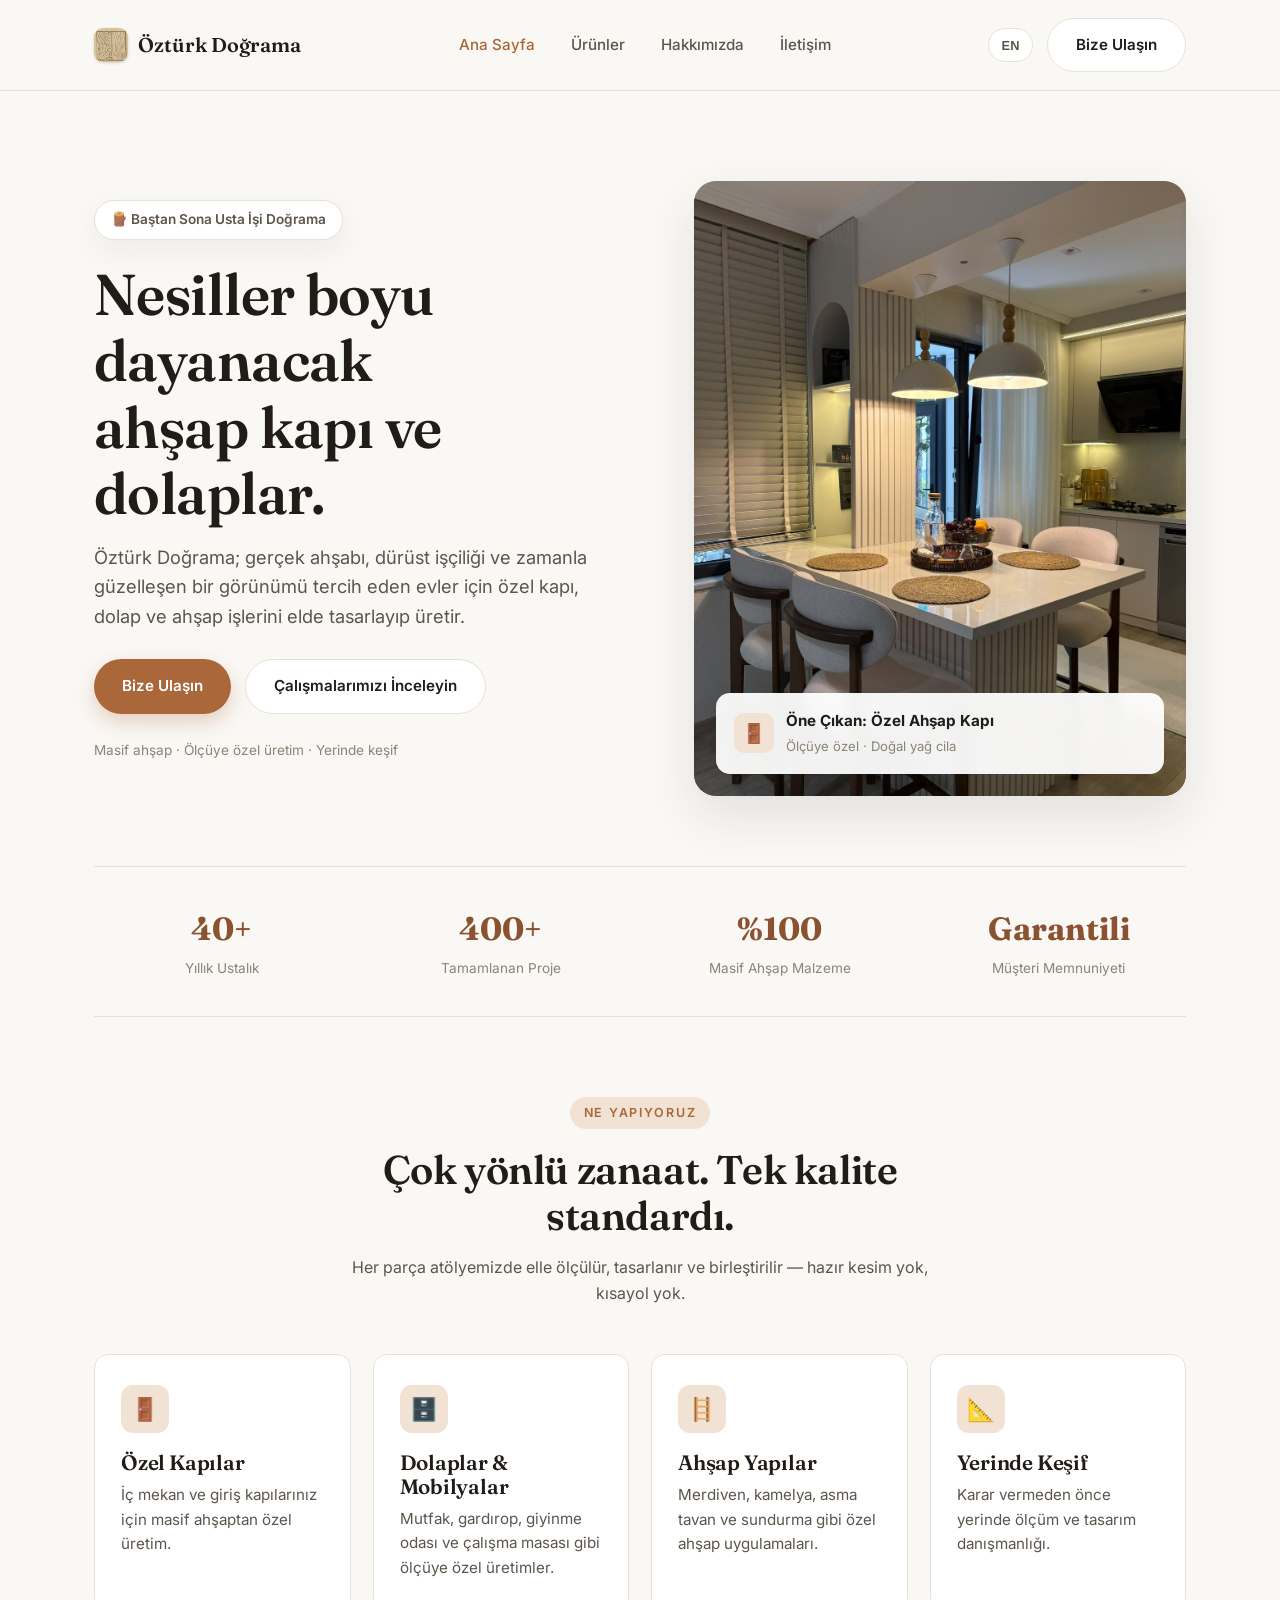
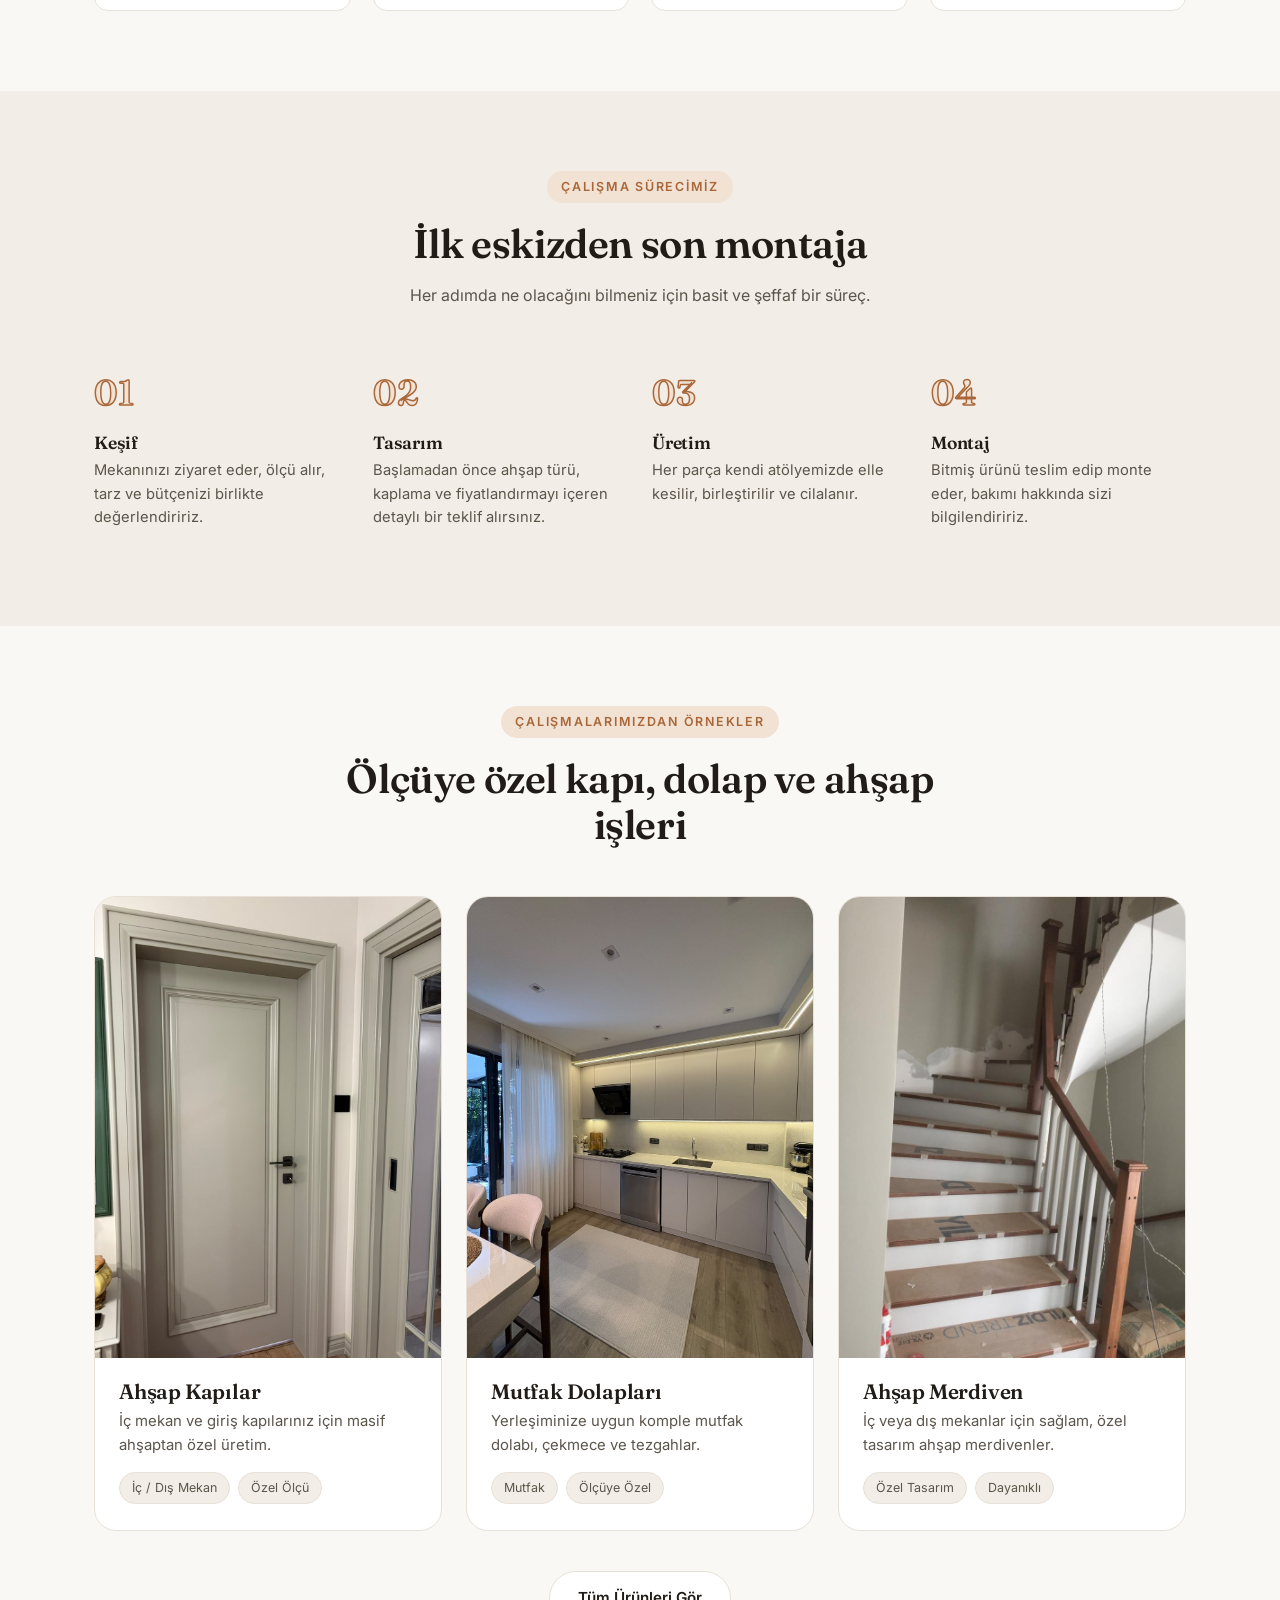
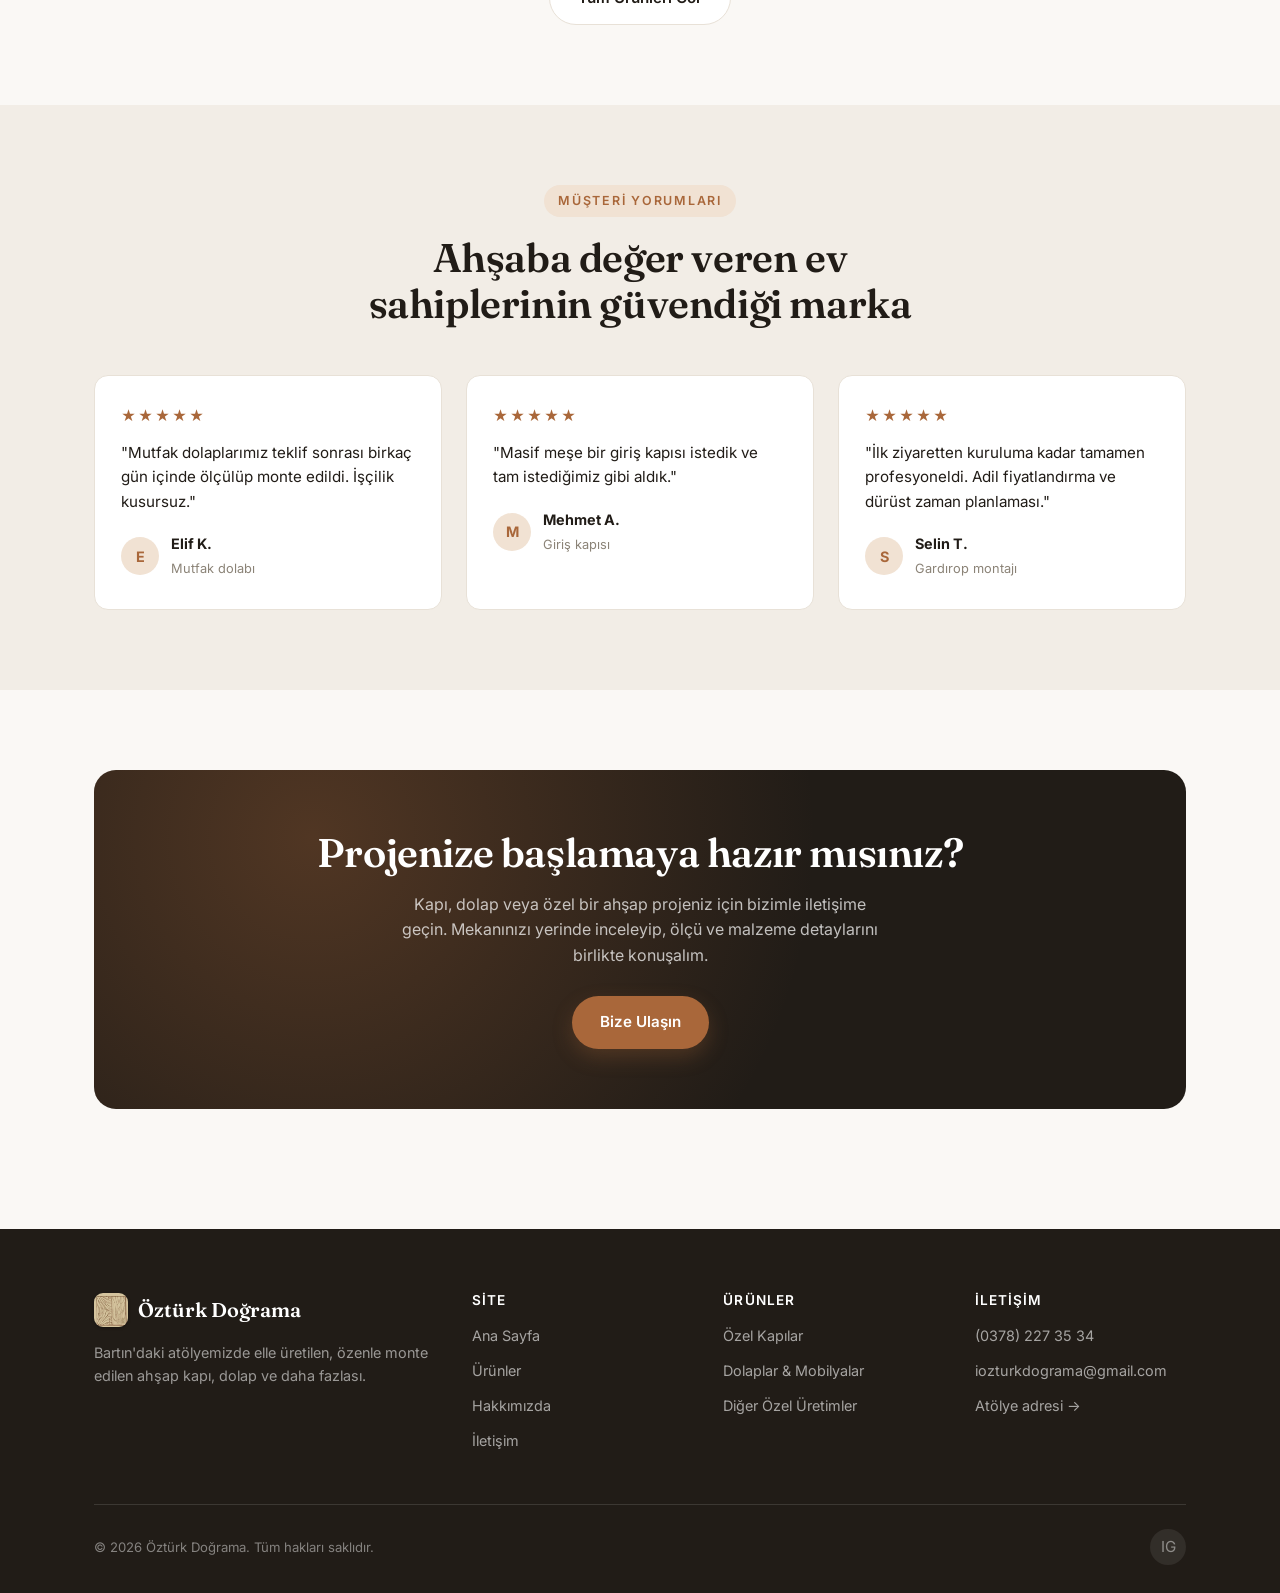
<file: index.html>
<!DOCTYPE html>
<html lang="tr">
<head>
<meta charset="UTF-8">
<meta name="viewport" content="width=device-width, initial-scale=1.0">
<title id="page-title">Öztürk Doğrama | El Yapımı Ahşap Kapı, Dolap ve Daha Fazlası</title>
<meta id="page-desc" name="description" content="Öztürk Doğrama, Bartın merkezli atölyesinde özel ahşap kapı, dolap ve daha fazlasını tasarlar ve üretir. Geleneksel ustalık, modern kaplamalar, nesiller boyu dayanan ürünler.">
<link rel="preconnect" href="https://fonts.googleapis.com">
<link href="https://fonts.googleapis.com/css2?family=Fraunces:wght@500;600;700&family=Inter:wght@400;500;600;700&display=swap" rel="stylesheet">
<link rel="stylesheet" href="style.css">
<link rel="icon" type="image/png" href="favicon.png">
<link rel="apple-touch-icon" href="favicon-180.png">
</head>
<body data-page="home">

<header class="site-header">
  <nav class="nav">
    <a href="index.html" class="logo">
      <img src="logo-icon.png" alt="Öztürk Doğrama" class="logo-mark">
      Öztürk Doğrama
    </a>
    <div class="nav-links">
      <a href="index.html" class="active" data-i18n="common.nav.home">Ana Sayfa</a>
      <a href="products.html" data-i18n="common.nav.products">Ürünler</a>
      <a href="about.html" data-i18n="common.nav.about">Hakkımızda</a>
      <a href="contact.html" data-i18n="common.nav.contact">İletişim</a>
    </div>
    <div class="nav-actions">
      <button id="lang-toggle" class="lang-toggle" aria-label="Switch language">EN</button>
      <a href="contact.html" class="btn btn-secondary" data-i18n="common.nav.cta">Bize Ulaşın</a>
      <button class="nav-toggle" aria-label="Menu">
        <span></span><span></span><span></span>
      </button>
    </div>
  </nav>
</header>

<main>

  <!-- HERO -->
  <section class="hero">
    <div class="container hero-grid">
      <div>
        <div class="hero-badge" data-i18n="home.hero.badge">🪵 Baştan Sona Usta İşi Doğrama</div>
        <h1 data-i18n-html="home.hero.h1">Nesiller boyu dayanacak ahşap&nbsp;kapı ve dolaplar.</h1>
        <p class="lead" data-i18n="home.hero.lead">Öztürk Doğrama; gerçek ahşabı, dürüst işçiliği ve zamanla güzelleşen bir görünümü tercih eden evler için özel kapı ve dolapları elde tasarlayıp üretir.</p>
        <div class="hero-ctas">
          <a href="contact.html" class="btn btn-primary" data-i18n="home.hero.cta1">Bize Ulaşın</a>
          <a href="products.html" class="btn btn-secondary" data-i18n="home.hero.cta2">Çalışmalarımızı İnceleyin</a>
        </div>
        <p class="hero-meta" data-i18n="home.hero.meta2">Masif ahşap · Ölçüye özel üretim · Yerinde keşif</p>
      </div>
      <div class="hero-visual">
        <img src="products/hero-kitchen.jpg" alt="Öztürk Doğrama - tamamlanan proje" class="hero-photo">
        <div class="tag-card">
          <div class="icon">🚪</div>
          <div>
            <strong data-i18n="home.hero.tagTitle">Öne Çıkan: Özel Ahşap Kapı</strong>
            <span data-i18n="home.hero.tagSub">Ölçüye özel · Doğal yağ cila</span>
          </div>
        </div>
      </div>
    </div>
  </section>

  <!-- STATS STRIP -->
  <div class="container">
    <div class="stats-strip">
      <div class="stat"><strong>40+</strong><span data-i18n="home.stats.label1">Yıllık Ustalık</span></div>
      <div class="stat"><strong>400+</strong><span data-i18n="home.stats.label2">Tamamlanan Proje</span></div>
      <div class="stat"><strong data-i18n="home.stats.value3">%100</strong><span data-i18n="home.stats.label3">Masif Ahşap Malzeme</span></div>
      <div class="stat"><strong data-i18n="home.stats.value4">Garantili</strong><span data-i18n="home.stats.label4">Müşteri Memnuniyeti</span></div>
    </div>
  </div>

  <!-- FEATURES -->
  <section>
    <div class="container">
      <div class="section-head">
        <div class="eyebrow" data-i18n="home.features.eyebrow">Ne Yapıyoruz</div>
        <h2 data-i18n="home.features.h2">Çok yönlü zanaat. Tek kalite standardı.</h2>
        <p data-i18n="home.features.p">Her parça atölyemizde elle ölçülür, tasarlanır ve birleştirilir — hazır kesim yok, kısayol yok.</p>
      </div>
      <div class="grid-4">
        <div class="card">
          <div class="icon">🚪</div>
          <h3 data-i18n="home.features.card1.title">Özel Kapılar</h3>
          <p data-i18n="home.features.card1.desc">İç mekan ve giriş kapılarınız için masif ahşaptan özel üretim.</p>
        </div>
        <div class="card">
          <div class="icon">🗄️</div>
          <h3 data-i18n="home.features.card2.title">Dolaplar & Mobilyalar</h3>
          <p data-i18n="home.features.card2.desc">Mutfak, gardırop, giyinme odası ve çalışma masası gibi ölçüye özel üretimler.</p>
        </div>
        <div class="card">
          <div class="icon">🪜</div>
          <h3 data-i18n="home.features.card3.title">Ahşap Yapılar</h3>
          <p data-i18n="home.features.card3.desc">Merdiven, kamelya, asma tavan ve sundurma gibi özel ahşap uygulamaları.</p>
        </div>
        <div class="card">
          <div class="icon">📐</div>
          <h3 data-i18n="home.features.card4.title">Yerinde Keşif</h3>
          <p data-i18n="home.features.card4.desc">Karar vermeden önce yerinde ölçüm ve tasarım danışmanlığı.</p>
        </div>
      </div>
    </div>
  </section>

  <!-- PROCESS -->
  <section class="section-alt">
    <div class="container">
      <div class="section-head">
        <div class="eyebrow" data-i18n="home.process.eyebrow">Çalışma Sürecimiz</div>
        <h2 data-i18n="home.process.h2">İlk eskizden son montaja</h2>
        <p data-i18n="home.process.p">Her adımda ne olacağını bilmeniz için basit ve şeffaf bir süreç.</p>
      </div>
      <div class="steps">
        <div class="step">
          <div class="num">01</div>
          <h3 data-i18n="home.process.step1.title">Keşif</h3>
          <p data-i18n="home.process.step1.desc">Mekanınızı ziyaret eder, ölçü alır, tarz ve bütçenizi birlikte değerlendiririz.</p>
        </div>
        <div class="step">
          <div class="num">02</div>
          <h3 data-i18n="home.process.step2.title">Tasarım</h3>
          <p data-i18n="home.process.step2.desc">Başlamadan önce ahşap türü, kaplama ve fiyatlandırmayı içeren detaylı bir teklif alırsınız.</p>
        </div>
        <div class="step">
          <div class="num">03</div>
          <h3 data-i18n="home.process.step3.title">Üretim</h3>
          <p data-i18n="home.process.step3.desc">Her parça kendi atölyemizde elle kesilir, birleştirilir ve cilalanır.</p>
        </div>
        <div class="step">
          <div class="num">04</div>
          <h3 data-i18n="home.process.step4.title">Montaj</h3>
          <p data-i18n="home.process.step4.desc">Bitmiş ürünü teslim edip monte eder, bakımı hakkında sizi bilgilendiririz.</p>
        </div>
      </div>
    </div>
  </section>

  <!-- FEATURED PRODUCTS -->
  <section>
    <div class="container">
      <div class="section-head">
        <div class="eyebrow" data-i18n="home.productsSection.eyebrow">Çalışmalarımızdan Örnekler</div>
        <h2 data-i18n="home.productsSection.h2">Ölçüye özel kapı, dolap ve ahşap işleri</h2>
      </div>
      <div class="grid-3">
        <div class="product-card">
          <img src="products/door-featured.jpg" alt="Ahşap Kapılar" class="product-photo-portrait">
          <div class="body">
            <h3 data-i18n="home.productsSection.card1.title">Ahşap Kapılar</h3>
            <p data-i18n="home.productsSection.card1.desc">İç mekan ve giriş kapılarınız için masif ahşaptan özel üretim.</p>
            <div class="tag-list"><span data-i18n="home.productsSection.card1.tag1">İç / Dış Mekan</span><span data-i18n="home.productsSection.card1.tag2">Özel Ölçü</span></div>
          </div>
        </div>
        <div class="product-card">
          <img src="products/kitchen-modern.jpg" alt="Mutfak Dolapları" class="product-photo-portrait">
          <div class="body">
            <h3 data-i18n="home.productsSection.card2.title">Mutfak Dolapları</h3>
            <p data-i18n="home.productsSection.card2.desc">Yerleşiminize uygun komple mutfak dolabı, çekmece ve tezgahlar.</p>
            <div class="tag-list"><span data-i18n="home.productsSection.card2.tag1">Mutfak</span><span data-i18n="home.productsSection.card2.tag2">Ölçüye Özel</span></div>
          </div>
        </div>
        <div class="product-card">
          <img src="products/staircase.jpg" alt="Ahşap Merdiven" class="product-photo-portrait">
          <div class="body">
            <h3 data-i18n="home.productsSection.card3.title">Ahşap Merdiven</h3>
            <p data-i18n="home.productsSection.card3.desc">İç veya dış mekanlar için sağlam, özel tasarım ahşap merdivenler.</p>
            <div class="tag-list"><span data-i18n="home.productsSection.card3.tag1">Özel Tasarım</span><span data-i18n="home.productsSection.card3.tag2">Dayanıklı</span></div>
          </div>
        </div>
      </div>
      <div style="text-align:center; margin-top:40px;">
        <a href="products.html" class="btn btn-secondary" data-i18n="home.productsSection.seeAll">Tüm Ürünleri Gör</a>
      </div>
    </div>
  </section>

  <!-- TESTIMONIALS -->
  <section class="section-alt">
    <div class="container">
      <div class="section-head">
        <div class="eyebrow" data-i18n="home.testimonials.eyebrow">Müşteri Yorumları</div>
        <h2 data-i18n="home.testimonials.h2">Ahşaba değer veren ev sahiplerinin güvendiği marka</h2>
      </div>
      <div class="grid-3">
        <div class="testimonial">
          <div class="stars">★★★★★</div>
          <p data-i18n="home.testimonials.t1.text">"Mutfak dolaplarımız teklif sonrası birkaç gün içinde ölçülüp monte edildi. İşçilik kusursuz."</p>
          <div class="who">
            <div class="avatar">E</div>
            <div><strong data-i18n="home.testimonials.t1.name">Elif K.</strong><span data-i18n="home.testimonials.t1.role">Mutfak dolabı</span></div>
          </div>
        </div>
        <div class="testimonial">
          <div class="stars">★★★★★</div>
          <p data-i18n="home.testimonials.t2.text">"Masif meşe bir giriş kapısı istedik ve tam istediğimiz gibi aldık — ağır, sıcak ve sağlam işçilikli."</p>
          <div class="who">
            <div class="avatar">M</div>
            <div><strong data-i18n="home.testimonials.t2.name">Mehmet A.</strong><span data-i18n="home.testimonials.t2.role">Giriş kapısı</span></div>
          </div>
        </div>
        <div class="testimonial">
          <div class="stars">★★★★★</div>
          <p data-i18n="home.testimonials.t3.text">"İlk ziyaretten kuruluma kadar tamamen profesyoneldi. Adil fiyatlandırma ve dürüst zaman planlaması."</p>
          <div class="who">
            <div class="avatar">S</div>
            <div><strong data-i18n="home.testimonials.t3.name">Selin T.</strong><span data-i18n="home.testimonials.t3.role">Gardırop montajı</span></div>
          </div>
        </div>
      </div>
    </div>
  </section>

  <!-- CTA -->
  <section>
    <div class="container">
      <div class="cta-banner">
        <h2 data-i18n="home.cta.h2">Projenize başlamaya hazır mısınız?</h2>
        <p data-i18n="home.cta.p">Kapı, dolap veya özel bir ahşap projeniz için bizimle iletişime geçin. Mekanınızı yerinde inceleyip, ölçü ve malzeme detaylarını birlikte konuşalım.</p>
        <div class="hero-ctas">
          <a href="contact.html" class="btn btn-primary" data-i18n="home.cta.button">Bize Ulaşın</a>
        </div>
      </div>
    </div>
  </section>

</main>

<footer class="site-footer">
  <div class="container">
    <div class="footer-grid">
      <div>
        <a href="index.html" class="logo"><img src="logo-icon.png" alt="Öztürk Doğrama" class="logo-mark"> Öztürk Doğrama</a>
        <p data-i18n="common.footer.tagline">Bartın'daki atölyemizde elle üretilen, özenle monte edilen ahşap kapı, dolap ve daha fazlası.</p>
      </div>
      <div class="footer-col">
        <h4 data-i18n="common.footer.siteHeading">Site</h4>
        <a href="index.html" data-i18n="common.nav.home">Ana Sayfa</a>
        <a href="products.html" data-i18n="common.nav.products">Ürünler</a>
        <a href="about.html" data-i18n="common.nav.about">Hakkımızda</a>
        <a href="contact.html" data-i18n="common.nav.contact">İletişim</a>
      </div>
      <div class="footer-col">
        <h4 data-i18n="common.footer.productsHeading">Ürünler</h4>
        <a href="products.html" data-i18n="common.footer.doors">Özel Kapılar</a>
        <a href="products.html" data-i18n="common.footer.cupboards">Dolaplar & Mobilyalar</a>
        <a href="products.html" data-i18n="common.footer.restoration">Diğer Özel Üretimler</a>
      </div>
      <div class="footer-col">
        <h4 data-i18n="common.footer.contactHeading">İletişim</h4>
        <a href="tel:+903782273534">(0378) 227 35 34</a>
        <a href="mailto:iozturkdograma@gmail.com">iozturkdograma@gmail.com</a>
        <a href="contact.html" data-i18n="common.footer.addressLink">Atölye adresi →</a>
      </div>
    </div>
    <div class="footer-bottom">
      <span data-i18n="common.footer.rights">© 2026 Öztürk Doğrama. Tüm hakları saklıdır.</span>
      <div class="social-row">
        <a href="https://instagram.com/iozturkdograma" target="_blank" rel="noopener" aria-label="Instagram">IG</a>
      </div>
    </div>
  </div>
</footer>

<script src="translations.js"></script>
<script src="script.js"></script>
</body>
</html>
</file>
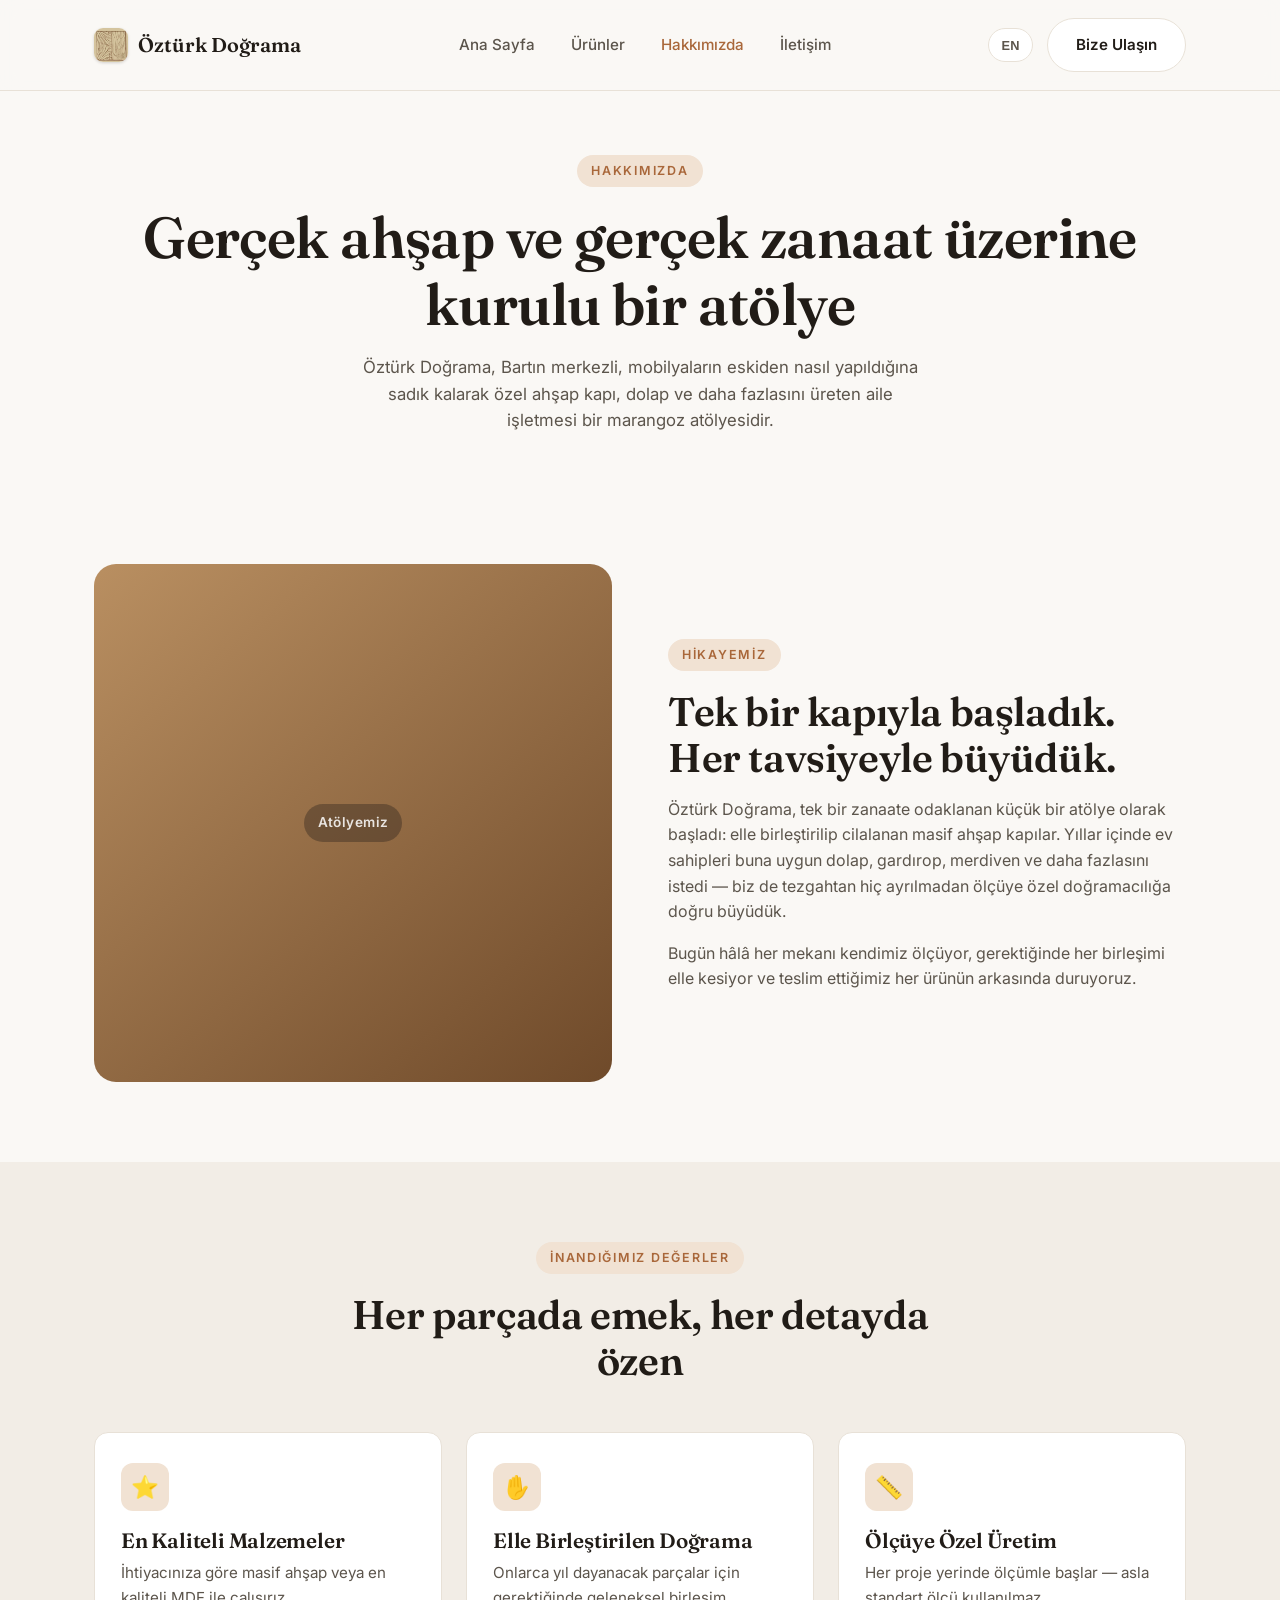
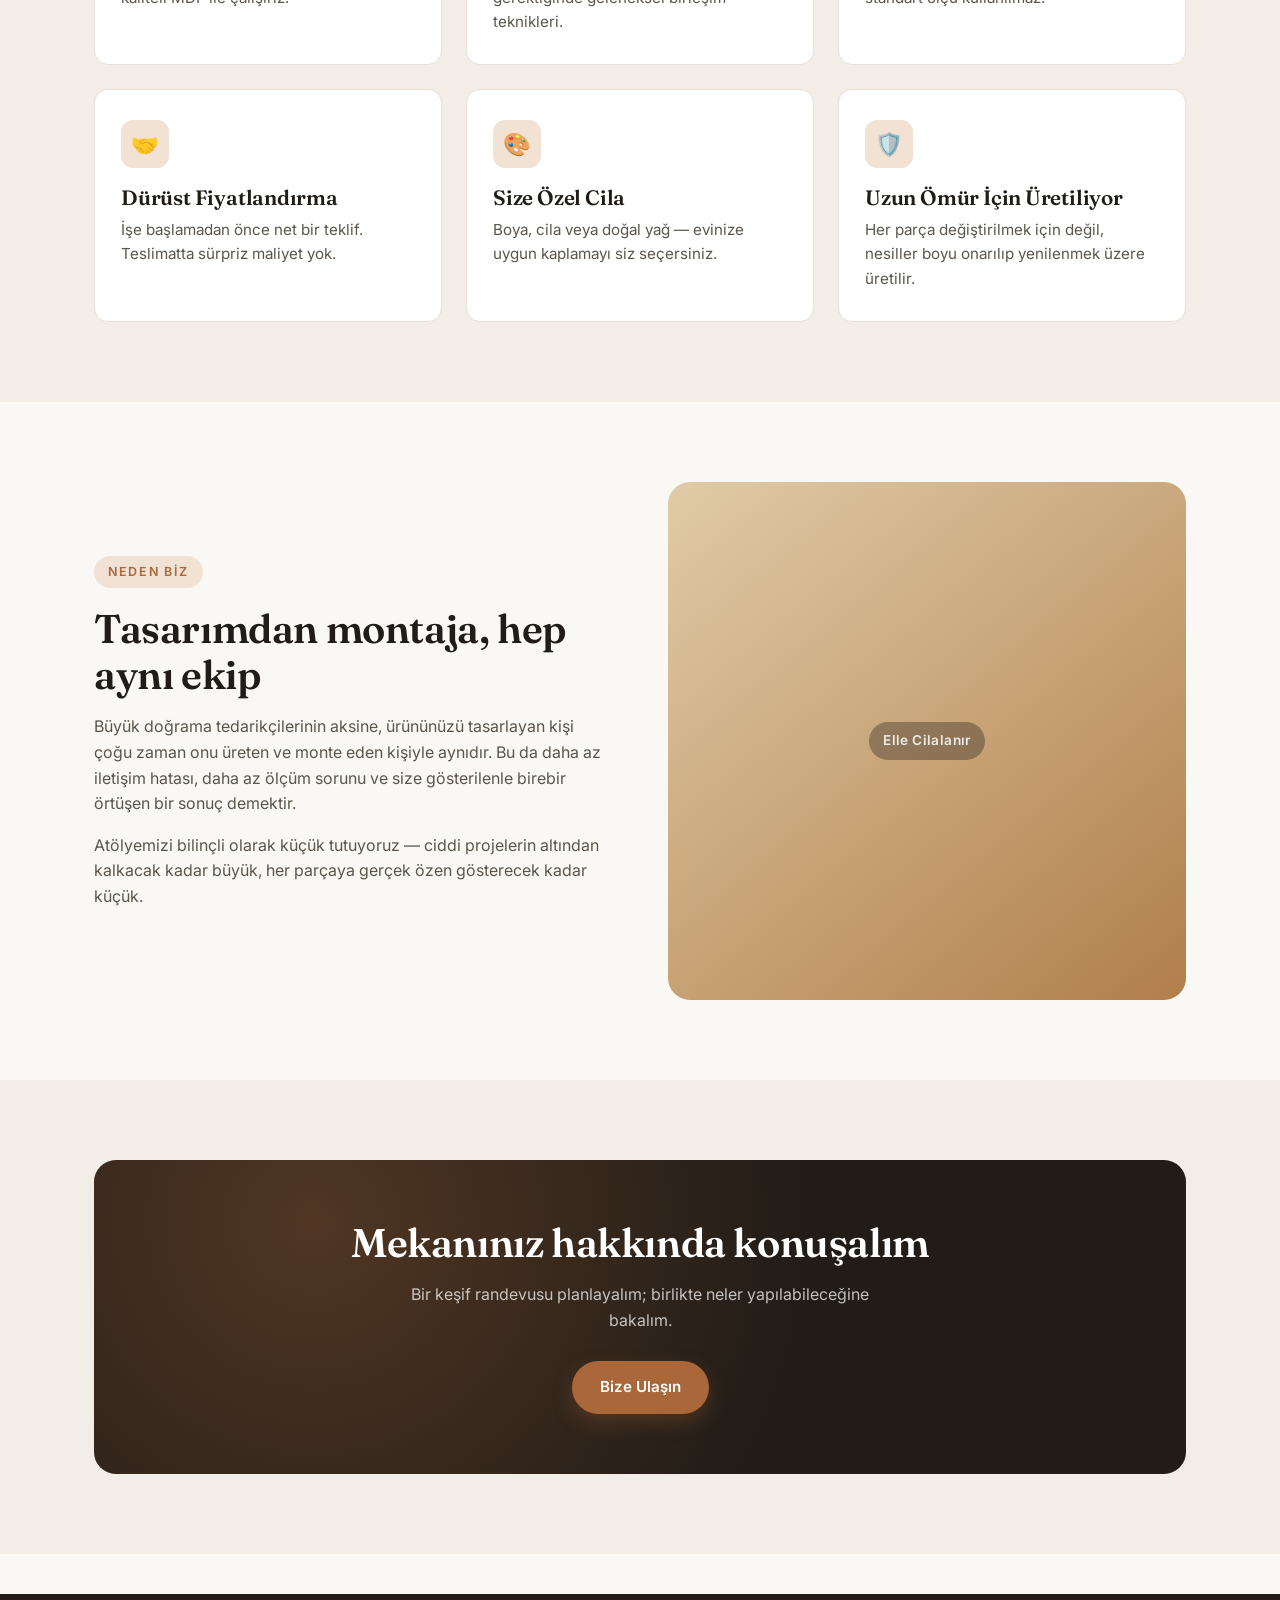
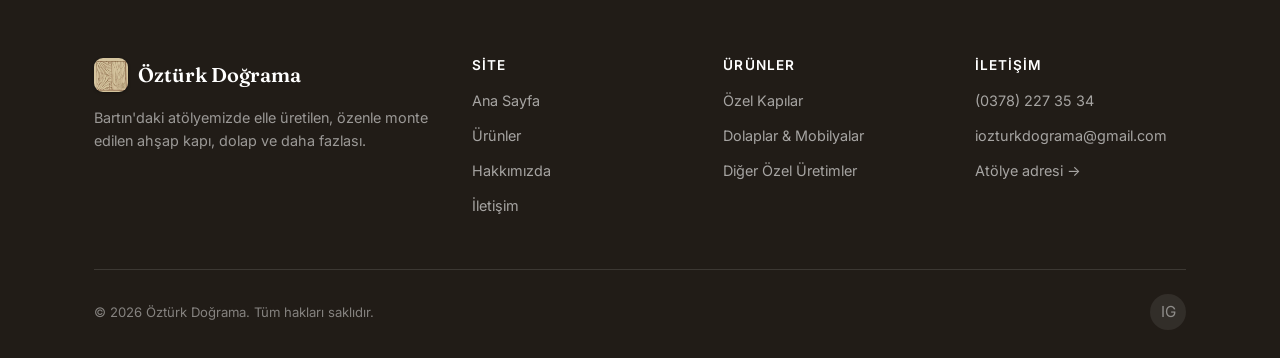
<file: about.html>
<!DOCTYPE html>
<html lang="tr">
<head>
<meta charset="UTF-8">
<meta name="viewport" content="width=device-width, initial-scale=1.0">
<title id="page-title">Hakkımızda | Öztürk Doğrama</title>
<meta id="page-desc" name="description" content="Öztürk Doğrama, Bartın'da özel ahşap kapı, dolap ve daha fazlasının üretimini yapan aile işletmesi bir marangoz atölyesidir. Geleneksel doğrama ve modern kaplamalarla tanışın.">
<link rel="preconnect" href="https://fonts.googleapis.com">
<link href="https://fonts.googleapis.com/css2?family=Fraunces:wght@500;600;700&family=Inter:wght@400;500;600;700&display=swap" rel="stylesheet">
<link rel="stylesheet" href="style.css">
<link rel="icon" type="image/png" href="favicon.png">
<link rel="apple-touch-icon" href="favicon-180.png">
</head>
<body data-page="about">

<header class="site-header">
  <nav class="nav">
    <a href="index.html" class="logo">
      <img src="logo-icon.png" alt="Öztürk Doğrama" class="logo-mark">
      Öztürk Doğrama
    </a>
    <div class="nav-links">
      <a href="index.html" data-i18n="common.nav.home">Ana Sayfa</a>
      <a href="products.html" data-i18n="common.nav.products">Ürünler</a>
      <a href="about.html" class="active" data-i18n="common.nav.about">Hakkımızda</a>
      <a href="contact.html" data-i18n="common.nav.contact">İletişim</a>
    </div>
    <div class="nav-actions">
      <button id="lang-toggle" class="lang-toggle" aria-label="Switch language">EN</button>
      <a href="contact.html" class="btn btn-secondary" data-i18n="common.nav.cta">Bize Ulaşın</a>
      <button class="nav-toggle" aria-label="Menu">
        <span></span><span></span><span></span>
      </button>
    </div>
  </nav>
</header>

<main>

  <section class="page-hero">
    <div class="container">
      <div class="eyebrow" data-i18n="about.hero.eyebrow">Hakkımızda</div>
      <h1 data-i18n="about.hero.h1">Gerçek ahşap ve gerçek zanaat üzerine kurulu bir atölye</h1>
      <p data-i18n="about.hero.p">Öztürk Doğrama, Bartın merkezli, mobilyaların eskiden nasıl yapıldığına sadık kalarak özel ahşap kapı, dolap ve daha fazlasını üreten aile işletmesi bir marangoz atölyesidir.</p>
    </div>
  </section>

  <!-- STORY -->
  <section>
    <div class="container">
      <div class="value-row">
        <div class="ph-image ph-2" style="aspect-ratio:1/1;"><span data-i18n="about.workshopLabel">Atölyemiz</span></div>
        <div>
          <div class="eyebrow" data-i18n="about.story.eyebrow">Hikayemiz</div>
          <h2 data-i18n="about.story.h2">Tek bir kapıyla başladık. Her tavsiyeyle büyüdük.</h2>
          <p data-i18n="about.story.p1">Öztürk Doğrama, tek bir zanaate odaklanan küçük bir atölye olarak başladı: elle birleştirilip cilalanan masif ahşap kapılar. Yıllar içinde ev sahipleri buna uygun dolap, gardırop, merdiven ve daha fazlasını istedi — biz de tezgahtan hiç ayrılmadan ölçüye özel doğramacılığa doğru büyüdük.</p>
          <p data-i18n="about.story.p2">Bugün hâlâ her mekanı kendimiz ölçüyor, gerektiğinde her birleşimi elle kesiyor ve teslim ettiğimiz her ürünün arkasında duruyoruz.</p>
        </div>
      </div>
    </div>
  </section>

  <!-- VALUES -->
  <section class="section-alt">
    <div class="container">
      <div class="section-head">
        <div class="eyebrow" data-i18n="about.values.eyebrow">İnandığımız Değerler</div>
        <h2 data-i18n="about.values.h2">Her parçada emek, her detayda özen</h2>
      </div>
      <div class="grid-3">
        <div class="card">
          <div class="icon">⭐</div>
          <h3 data-i18n="about.values.v1.title">En Kaliteli Malzemeler</h3>
          <p data-i18n="about.values.v1.desc">İhtiyacınıza göre masif ahşap veya en kaliteli MDF ile çalışırız.</p>
        </div>
        <div class="card">
          <div class="icon">✋</div>
          <h3 data-i18n="about.values.v2.title">Elle Birleştirilen Doğrama</h3>
          <p data-i18n="about.values.v2.desc">Onlarca yıl dayanacak parçalar için gerektiğinde geleneksel birleşim teknikleri.</p>
        </div>
        <div class="card">
          <div class="icon">📏</div>
          <h3 data-i18n="about.values.v3.title">Ölçüye Özel Üretim</h3>
          <p data-i18n="about.values.v3.desc">Her proje yerinde ölçümle başlar — asla standart ölçü kullanılmaz.</p>
        </div>
        <div class="card">
          <div class="icon">🤝</div>
          <h3 data-i18n="about.values.v4.title">Dürüst Fiyatlandırma</h3>
          <p data-i18n="about.values.v4.desc">İşe başlamadan önce net bir teklif. Teslimatta sürpriz maliyet yok.</p>
        </div>
        <div class="card">
          <div class="icon">🎨</div>
          <h3 data-i18n="about.values.v5.title">Size Özel Cila</h3>
          <p data-i18n="about.values.v5.desc">Boya, cila veya doğal yağ — evinize uygun kaplamayı siz seçersiniz.</p>
        </div>
        <div class="card">
          <div class="icon">🛡️</div>
          <h3 data-i18n="about.values.v6.title">Uzun Ömür İçin Üretiliyor</h3>
          <p data-i18n="about.values.v6.desc">Her parça değiştirilmek için değil, nesiller boyu onarılıp yenilenmek üzere üretilir.</p>
        </div>
      </div>
    </div>
  </section>

  <!-- WHY CHOOSE / SECOND STORY BLOCK -->
  <section>
    <div class="container">
      <div class="value-row reverse">
        <div class="ph-image ph-5" style="aspect-ratio:1/1;"><span data-i18n="about.handFinishedLabel">Elle Cilalanır</span></div>
        <div>
          <div class="eyebrow" data-i18n="about.why.eyebrow">Neden Biz</div>
          <h2 data-i18n="about.why.h2">Tasarımdan montaja, hep aynı ekip</h2>
          <p data-i18n="about.why.p1">Büyük doğrama tedarikçilerinin aksine, ürününüzü tasarlayan kişi çoğu zaman onu üreten ve monte eden kişiyle aynıdır. Bu da daha az iletişim hatası, daha az ölçüm sorunu ve size gösterilenle birebir örtüşen bir sonuç demektir.</p>
          <p data-i18n="about.why.p2">Atölyemizi bilinçli olarak küçük tutuyoruz — ciddi projelerin altından kalkacak kadar büyük, her parçaya gerçek özen gösterecek kadar küçük.</p>
        </div>
      </div>
    </div>
  </section>

  <!-- CTA -->
  <section class="section-alt">
    <div class="container">
      <div class="cta-banner">
        <h2 data-i18n="about.cta.h2">Mekanınız hakkında konuşalım</h2>
        <p data-i18n="about.cta.p">Bir keşif randevusu planlayalım; birlikte neler yapılabileceğine bakalım.</p>
        <div class="hero-ctas">
          <a href="contact.html" class="btn btn-primary" data-i18n="about.cta.button">Bize Ulaşın</a>
        </div>
      </div>
    </div>
  </section>

</main>

<footer class="site-footer">
  <div class="container">
    <div class="footer-grid">
      <div>
        <a href="index.html" class="logo"><img src="logo-icon.png" alt="Öztürk Doğrama" class="logo-mark"> Öztürk Doğrama</a>
        <p data-i18n="common.footer.tagline">Bartın'daki atölyemizde elle üretilen, özenle monte edilen ahşap kapı, dolap ve daha fazlası.</p>
      </div>
      <div class="footer-col">
        <h4 data-i18n="common.footer.siteHeading">Site</h4>
        <a href="index.html" data-i18n="common.nav.home">Ana Sayfa</a>
        <a href="products.html" data-i18n="common.nav.products">Ürünler</a>
        <a href="about.html" data-i18n="common.nav.about">Hakkımızda</a>
        <a href="contact.html" data-i18n="common.nav.contact">İletişim</a>
      </div>
      <div class="footer-col">
        <h4 data-i18n="common.footer.productsHeading">Ürünler</h4>
        <a href="products.html" data-i18n="common.footer.doors">Özel Kapılar</a>
        <a href="products.html" data-i18n="common.footer.cupboards">Dolaplar & Mobilyalar</a>
        <a href="products.html" data-i18n="common.footer.restoration">Diğer Özel Üretimler</a>
      </div>
      <div class="footer-col">
        <h4 data-i18n="common.footer.contactHeading">İletişim</h4>
        <a href="tel:+903782273534">(0378) 227 35 34</a>
        <a href="mailto:iozturkdograma@gmail.com">iozturkdograma@gmail.com</a>
        <a href="contact.html" data-i18n="common.footer.addressLink">Atölye adresi →</a>
      </div>
    </div>
    <div class="footer-bottom">
      <span data-i18n="common.footer.rights">© 2026 Öztürk Doğrama. Tüm hakları saklıdır.</span>
      <div class="social-row">
        <a href="https://instagram.com/iozturkdograma" target="_blank" rel="noopener" aria-label="Instagram">IG</a>
      </div>
    </div>
  </div>
</footer>

<script src="translations.js"></script>
<script src="script.js"></script>
</body>
</html>
</file>
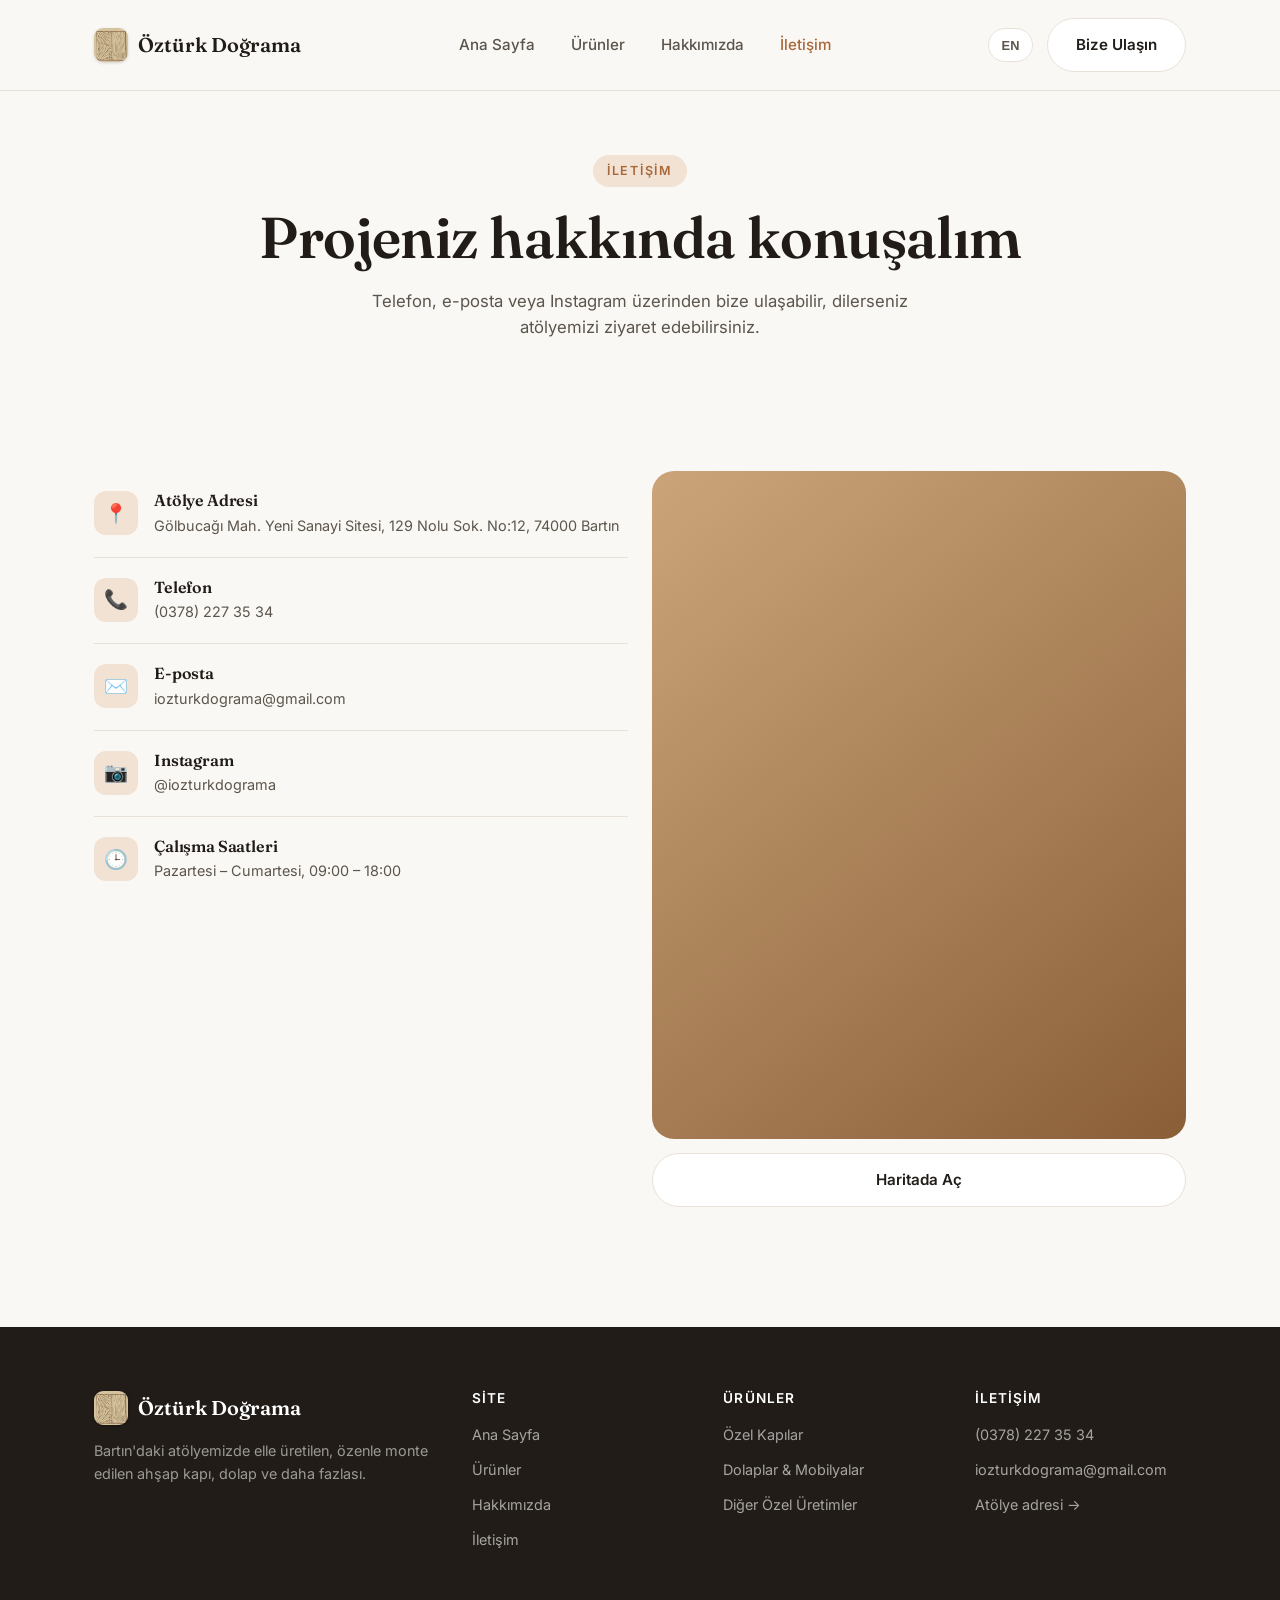
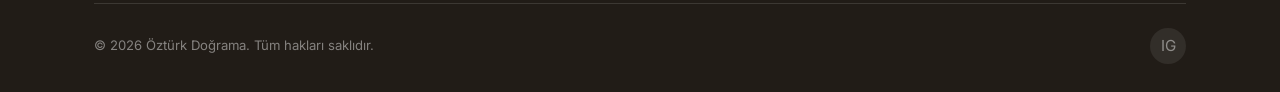
<file: contact.html>
<!DOCTYPE html>
<html lang="tr">
<head>
<meta charset="UTF-8">
<meta name="viewport" content="width=device-width, initial-scale=1.0">
<title id="page-title">İletişim | Öztürk Doğrama</title>
<meta id="page-desc" name="description" content="Bartın merkezli Öztürk Doğrama'ya özel ahşap kapı, dolap ve daha fazlası için ulaşın. Telefon, e-posta veya formla bize yazın.">
<link rel="preconnect" href="https://fonts.googleapis.com">
<link href="https://fonts.googleapis.com/css2?family=Fraunces:wght@500;600;700&family=Inter:wght@400;500;600;700&display=swap" rel="stylesheet">
<link rel="stylesheet" href="style.css">
<link rel="icon" type="image/png" href="favicon.png">
<link rel="apple-touch-icon" href="favicon-180.png">
</head>
<body data-page="contact">

<header class="site-header">
  <nav class="nav">
    <a href="index.html" class="logo">
      <img src="logo-icon.png" alt="Öztürk Doğrama" class="logo-mark">
      Öztürk Doğrama
    </a>
    <div class="nav-links">
      <a href="index.html" data-i18n="common.nav.home">Ana Sayfa</a>
      <a href="products.html" data-i18n="common.nav.products">Ürünler</a>
      <a href="about.html" data-i18n="common.nav.about">Hakkımızda</a>
      <a href="contact.html" class="active" data-i18n="common.nav.contact">İletişim</a>
    </div>
    <div class="nav-actions">
      <button id="lang-toggle" class="lang-toggle" aria-label="Switch language">EN</button>
      <a href="contact.html" class="btn btn-secondary" data-i18n="common.nav.cta">Bize Ulaşın</a>
      <button class="nav-toggle" aria-label="Menu">
        <span></span><span></span><span></span>
      </button>
    </div>
  </nav>
</header>

<main>

  <section class="page-hero">
    <div class="container">
      <div class="eyebrow" data-i18n="contact.hero.eyebrow">İletişim</div>
      <h1 data-i18n="contact.hero.h1">Projeniz hakkında konuşalım</h1>
      <p data-i18n="contact.hero.p">Telefon, e-posta veya Instagram üzerinden bize ulaşabilir, dilerseniz atölyemizi ziyaret edebilirsiniz.</p>
    </div>
  </section>

  <section>
    <div class="container">
      <div class="grid-2" style="align-items: start;">

        <!-- INFO -->
        <div>
          <div class="info-card">
            <div class="icon">📍</div>
            <div>
              <h3 data-i18n="contact.info.addressTitle">Atölye Adresi</h3>
              <p data-i18n="contact.info.addressText">Gölbucağı Mah. Yeni Sanayi Sitesi, 129 Nolu Sok. No:12, 74000 Bartın</p>
            </div>
          </div>
          <div class="info-card">
            <div class="icon">📞</div>
            <div>
              <h3 data-i18n="contact.info.phoneTitle">Telefon</h3>
              <p><a href="tel:+903782273534">(0378) 227 35 34</a></p>
            </div>
          </div>
          <div class="info-card">
            <div class="icon">✉️</div>
            <div>
              <h3 data-i18n="contact.info.emailTitle">E-posta</h3>
              <p><a href="mailto:iozturkdograma@gmail.com">iozturkdograma@gmail.com</a></p>
            </div>
          </div>
          <div class="info-card">
            <div class="icon">📷</div>
            <div>
              <h3 data-i18n="contact.info.instagramTitle">Instagram</h3>
              <p><a href="https://instagram.com/iozturkdograma" target="_blank" rel="noopener">@iozturkdograma</a></p>
            </div>
          </div>
          <div class="info-card">
            <div class="icon">🕒</div>
            <div>
              <h3 data-i18n="contact.info.hoursTitle">Çalışma Saatleri</h3>
              <p data-i18n="contact.info.hoursText">Pazartesi – Cumartesi, 09:00 – 18:00</p>
            </div>
          </div>
        </div>

        <!-- MAP -->
        <div>
          <div class="map-placeholder" style="padding:0; overflow:hidden; aspect-ratio:4/5;">
            <iframe
              title="Öztürk Doğrama - Google Haritada Konum"
              src="https://www.google.com/maps?q=G%C3%B6lbuca%C4%9F%C4%B1%20Mah.%20Yeni%20Sanayi%20Sitesi%2C%20129%20Nolu%20Sok.%20No%3A12%2C%2074000%20Bart%C4%B1n%2C%20T%C3%BCrkiye&output=embed"
              style="width:100%; height:100%; border:0;"
              loading="lazy"
              referrerpolicy="no-referrer-when-downgrade">
            </iframe>
          </div>
          <a href="https://www.google.com/maps/search/?api=1&query=G%C3%B6lbuca%C4%9F%C4%B1%20Mah.%20Yeni%20Sanayi%20Sitesi%2C%20129%20Nolu%20Sok.%20No%3A12%2C%2074000%20Bart%C4%B1n%2C%20T%C3%BCrkiye" target="_blank" rel="noopener" class="btn btn-secondary btn-block" style="margin-top:14px;" data-i18n="contact.info.mapLink">Haritada Aç</a>
        </div>

      </div>
    </div>
  </section>

</main>

<footer class="site-footer">
  <div class="container">
    <div class="footer-grid">
      <div>
        <a href="index.html" class="logo"><img src="logo-icon.png" alt="Öztürk Doğrama" class="logo-mark"> Öztürk Doğrama</a>
        <p data-i18n="common.footer.tagline">Bartın'daki atölyemizde elle üretilen, özenle monte edilen ahşap kapı, dolap ve daha fazlası.</p>
      </div>
      <div class="footer-col">
        <h4 data-i18n="common.footer.siteHeading">Site</h4>
        <a href="index.html" data-i18n="common.nav.home">Ana Sayfa</a>
        <a href="products.html" data-i18n="common.nav.products">Ürünler</a>
        <a href="about.html" data-i18n="common.nav.about">Hakkımızda</a>
        <a href="contact.html" data-i18n="common.nav.contact">İletişim</a>
      </div>
      <div class="footer-col">
        <h4 data-i18n="common.footer.productsHeading">Ürünler</h4>
        <a href="products.html" data-i18n="common.footer.doors">Özel Kapılar</a>
        <a href="products.html" data-i18n="common.footer.cupboards">Dolaplar & Mobilyalar</a>
        <a href="products.html" data-i18n="common.footer.restoration">Diğer Özel Üretimler</a>
      </div>
      <div class="footer-col">
        <h4 data-i18n="common.footer.contactHeading">İletişim</h4>
        <a href="tel:+903782273534">(0378) 227 35 34</a>
        <a href="mailto:iozturkdograma@gmail.com">iozturkdograma@gmail.com</a>
        <a href="contact.html" data-i18n="common.footer.addressLink">Atölye adresi →</a>
      </div>
    </div>
    <div class="footer-bottom">
      <span data-i18n="common.footer.rights">© 2026 Öztürk Doğrama. Tüm hakları saklıdır.</span>
      <div class="social-row">
        <a href="https://instagram.com/iozturkdograma" target="_blank" rel="noopener" aria-label="Instagram">IG</a>
      </div>
    </div>
  </div>
</footer>

<script src="translations.js"></script>
<script src="script.js"></script>
</body>
</html>
</file>
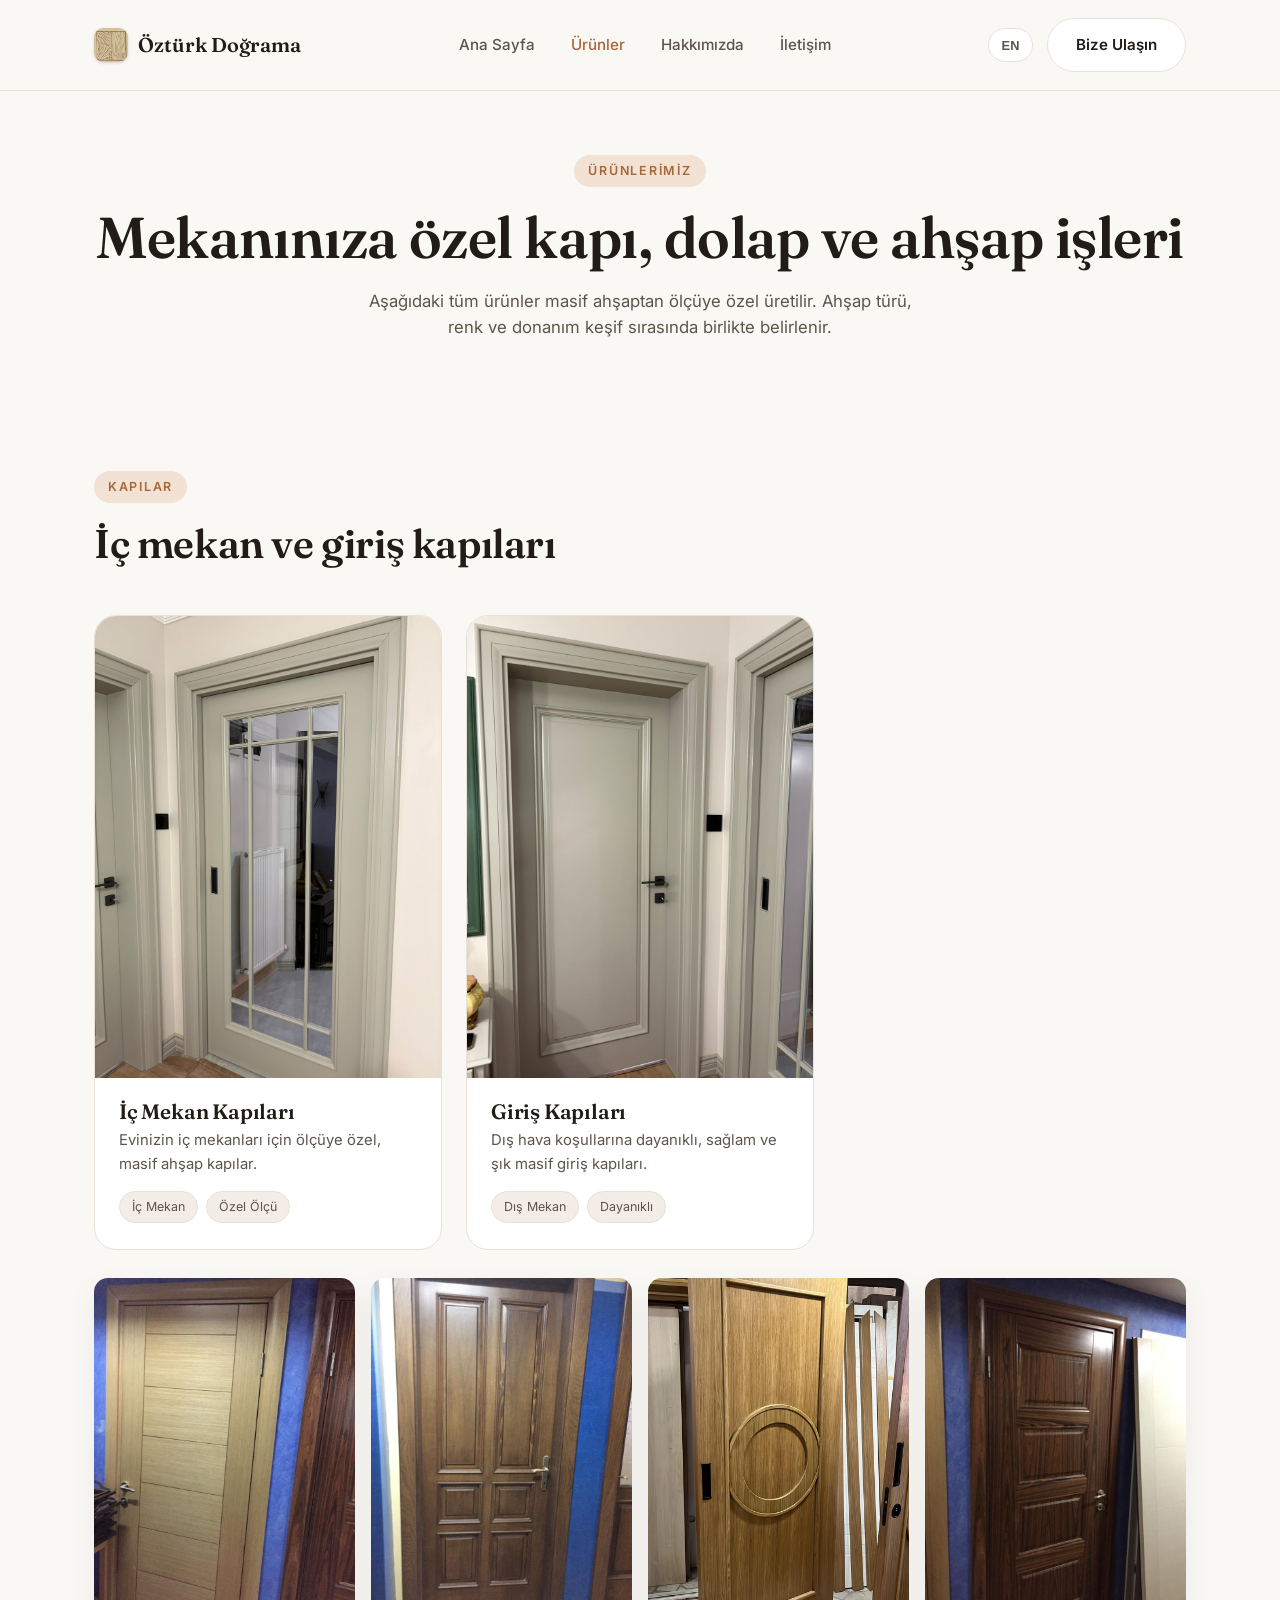
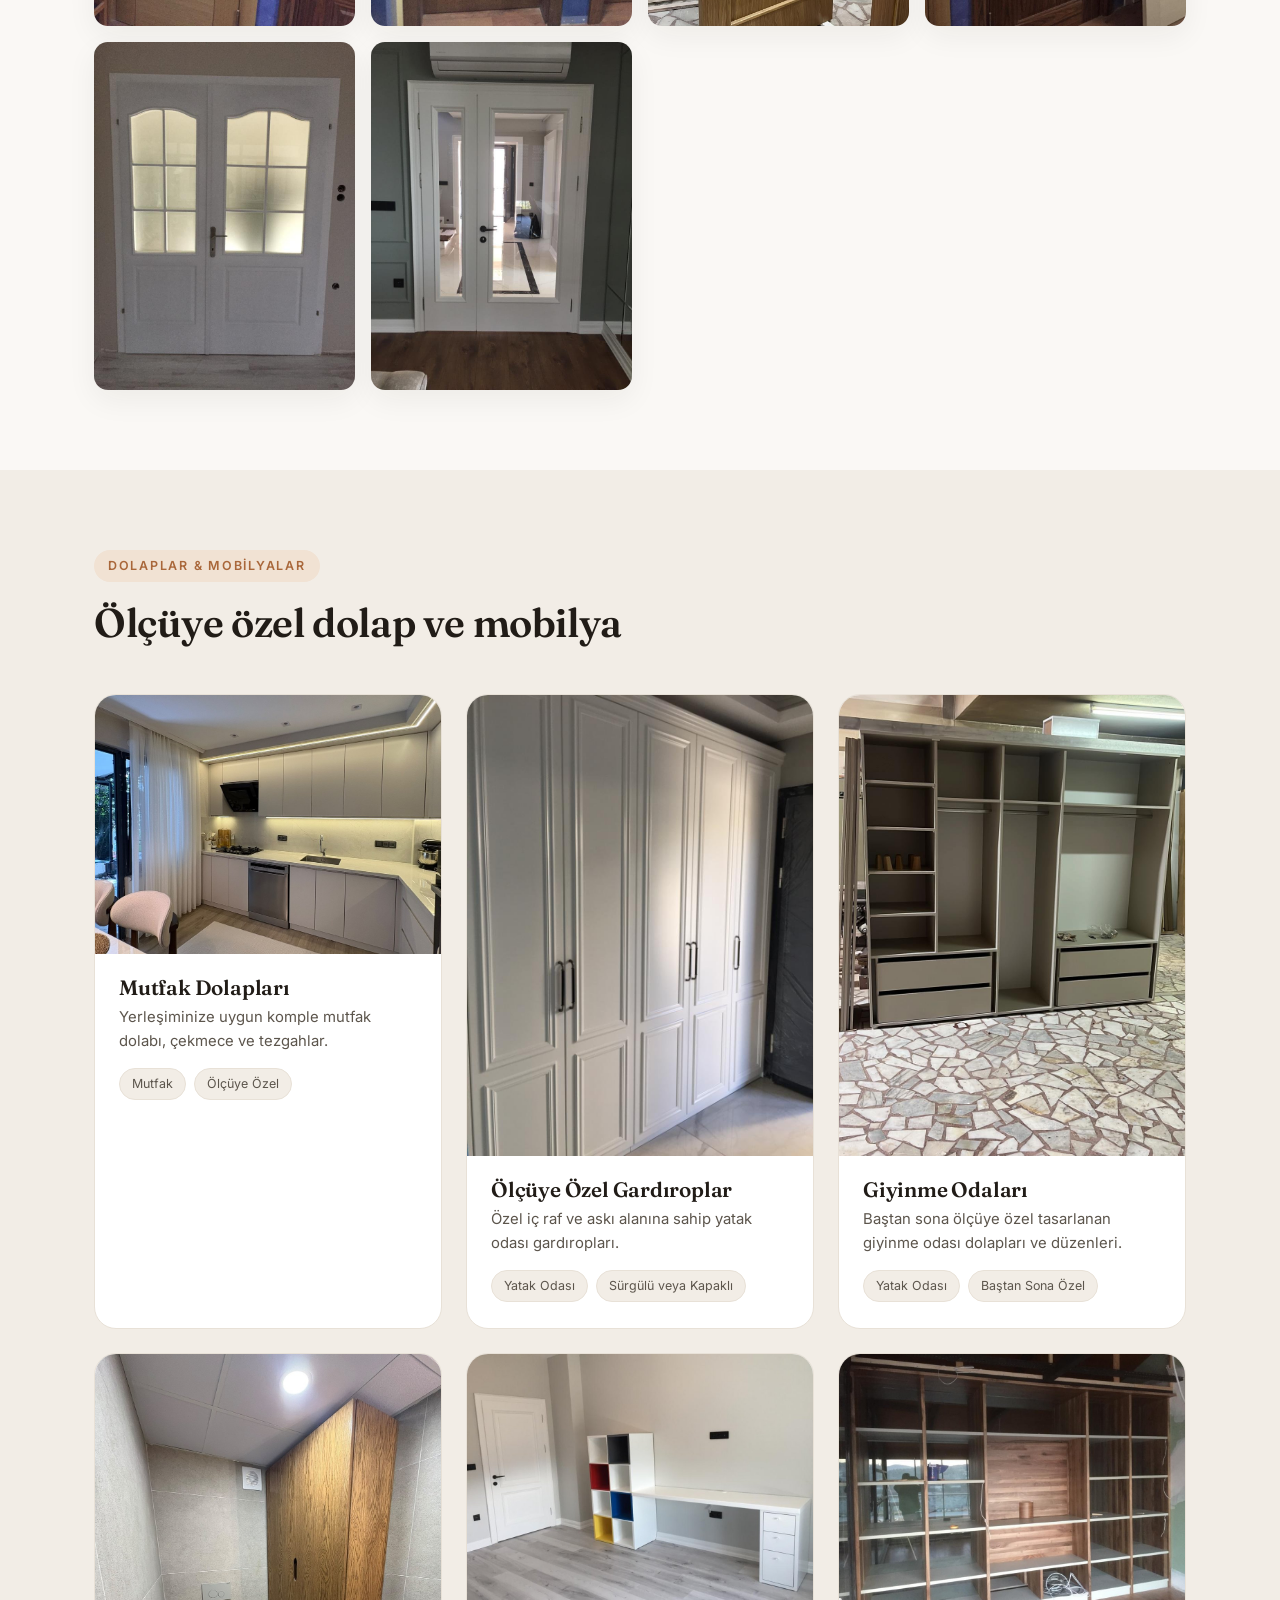
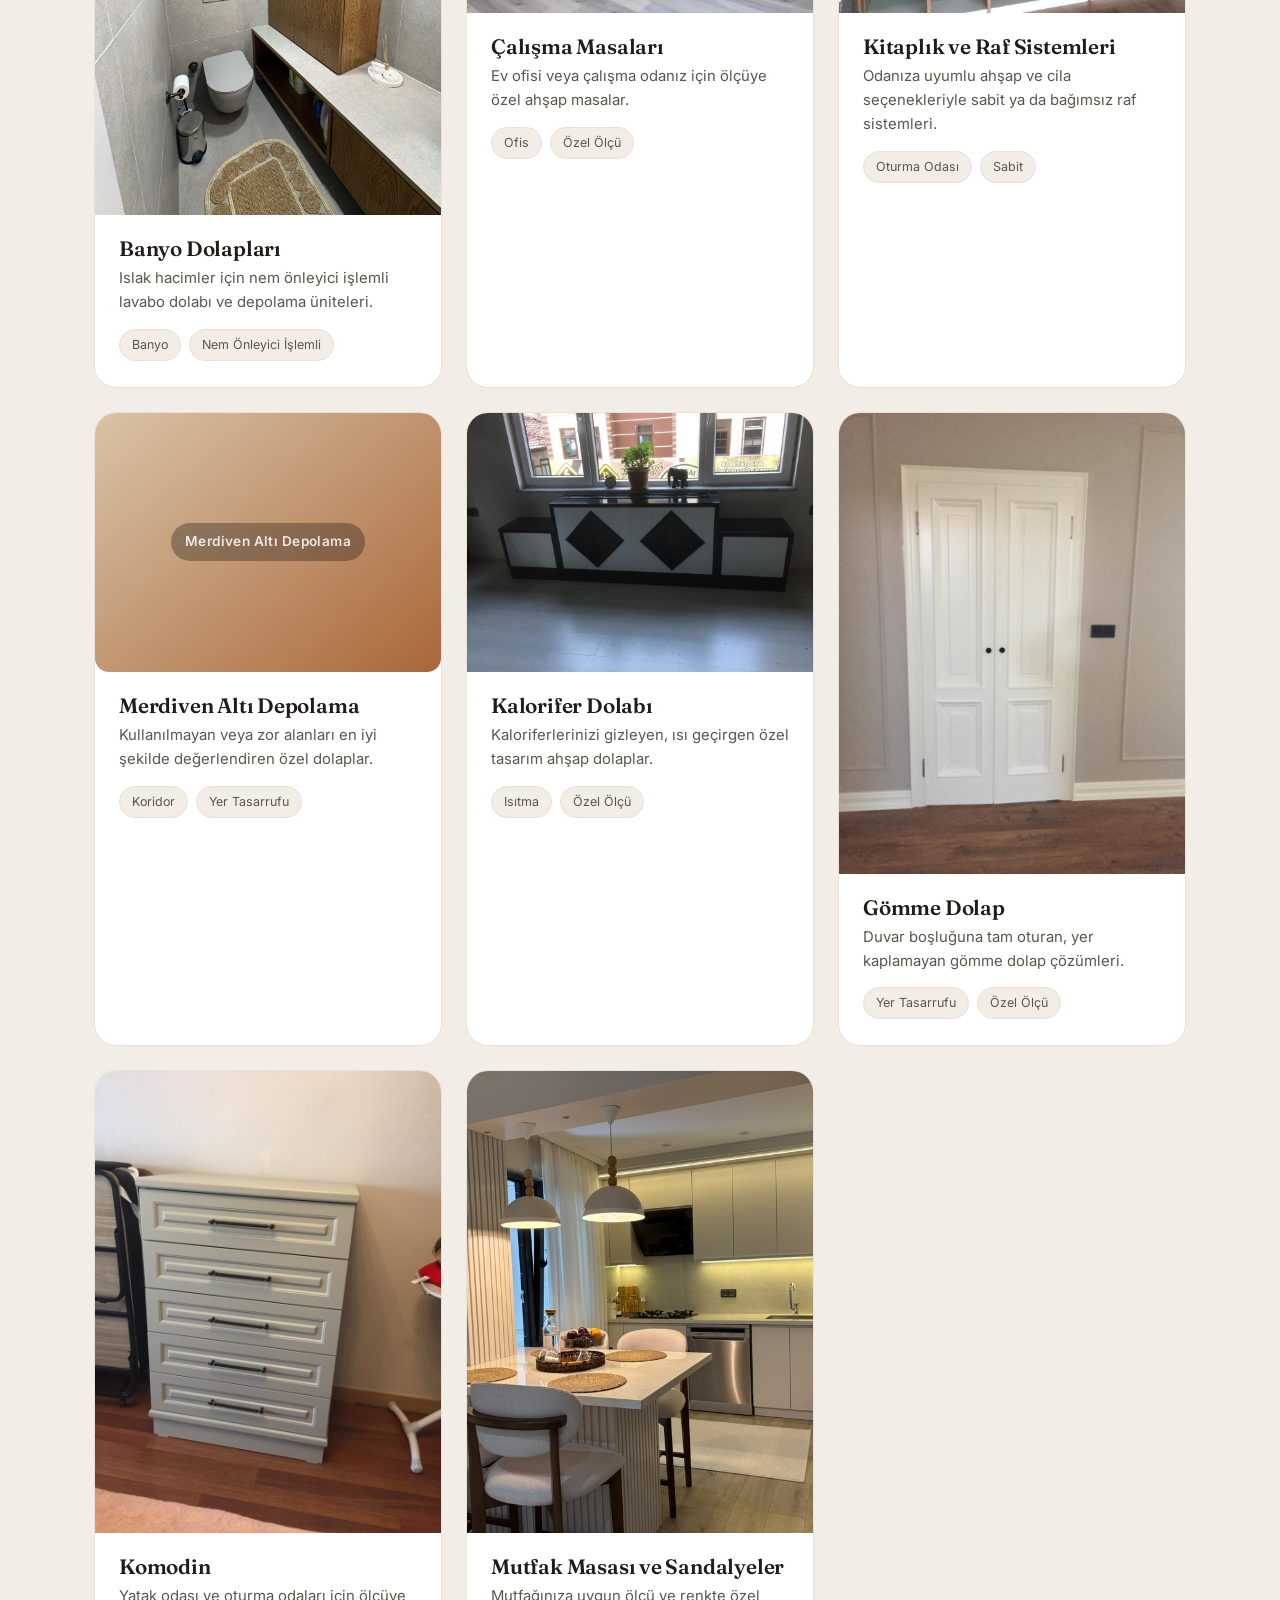
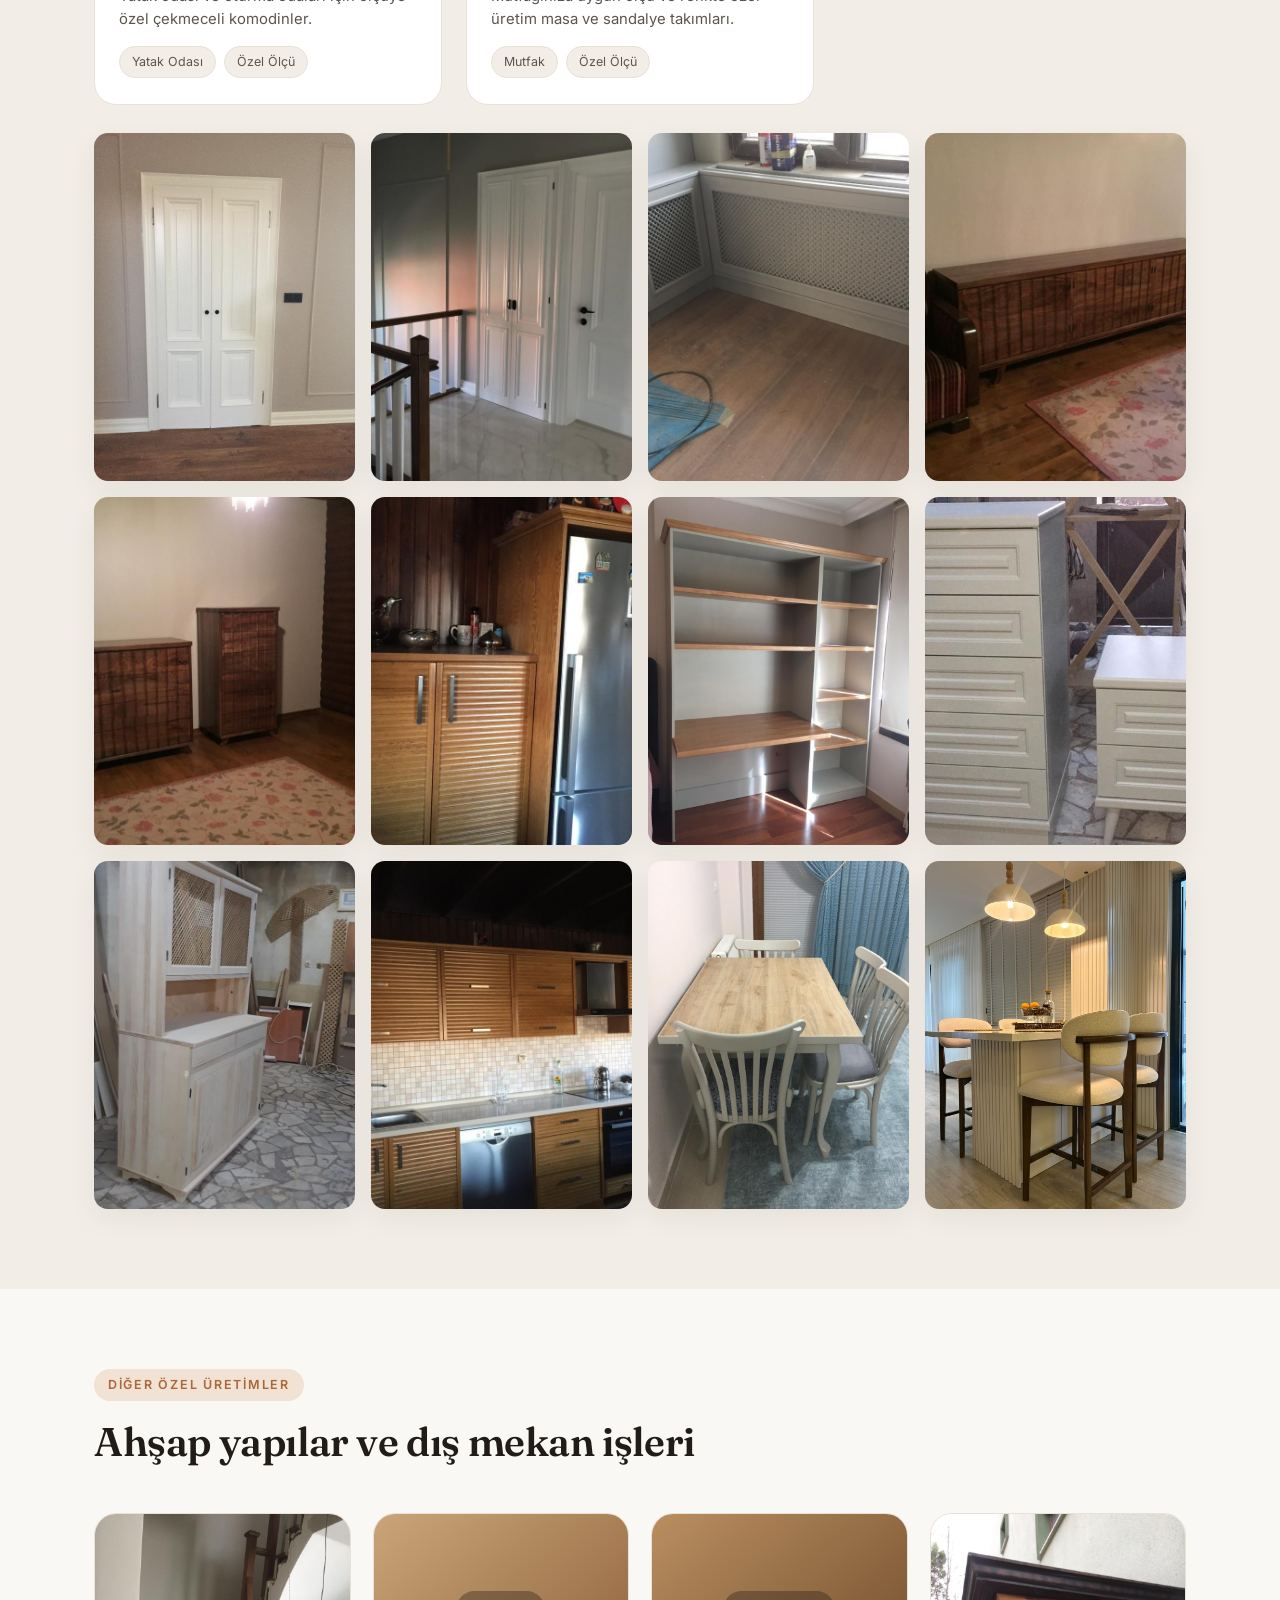
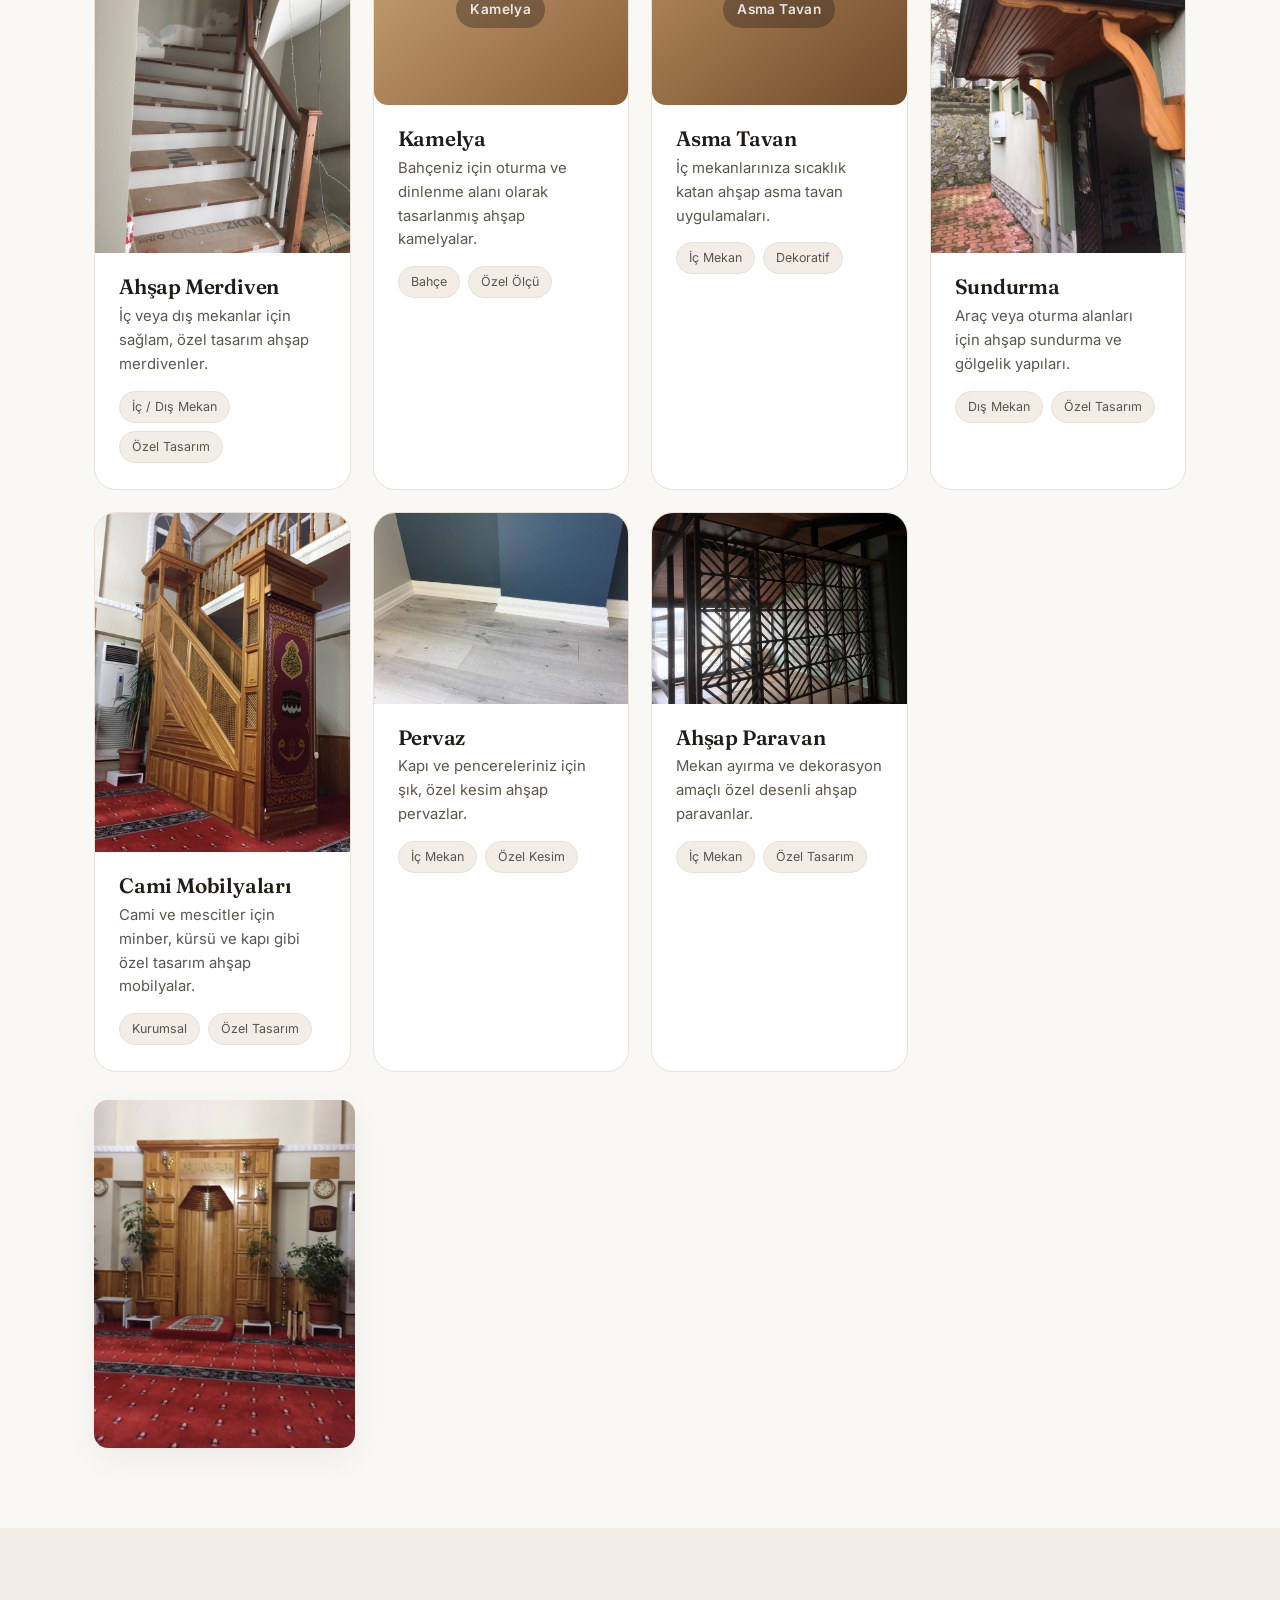
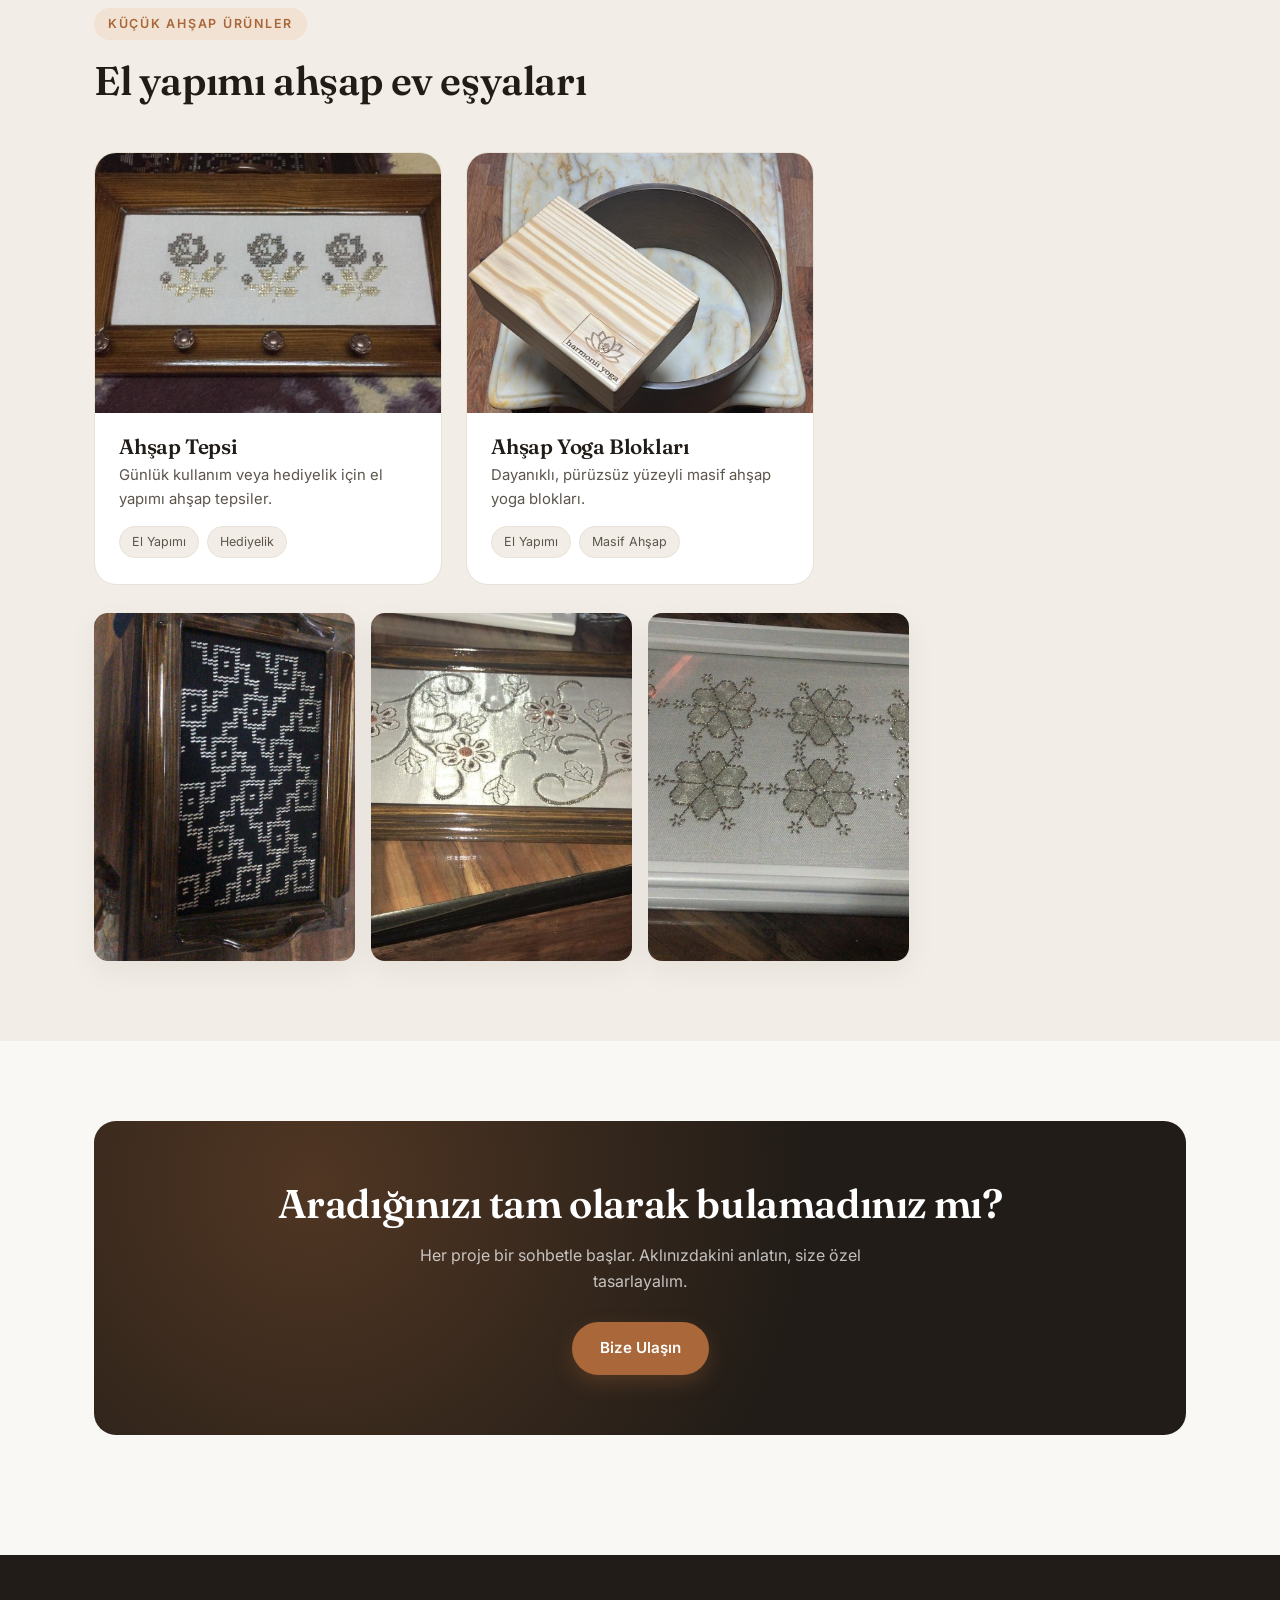
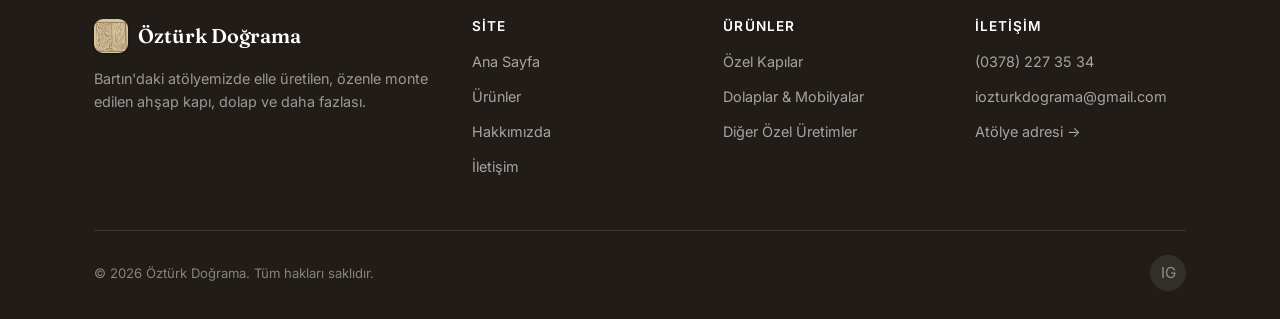
<file: products.html>
<!DOCTYPE html>
<html lang="tr">
<head>
<meta charset="UTF-8">
<meta name="viewport" content="width=device-width, initial-scale=1.0">
<title id="page-title">Ürünler | Öztürk Doğrama</title>
<meta id="page-desc" name="description" content="Öztürk Doğrama'nın özel ahşap ürün yelpazesini keşfedin — kapılar, mutfak ve giyinme odası dolapları, merdiven, kamelya, asma tavan ve daha fazlası.">
<link rel="preconnect" href="https://fonts.googleapis.com">
<link href="https://fonts.googleapis.com/css2?family=Fraunces:wght@500;600;700&family=Inter:wght@400;500;600;700&display=swap" rel="stylesheet">
<link rel="stylesheet" href="style.css">
<link rel="icon" type="image/png" href="favicon.png">
<link rel="apple-touch-icon" href="favicon-180.png">
</head>
<body data-page="products">

<header class="site-header">
  <nav class="nav">
    <a href="index.html" class="logo">
      <img src="logo-icon.png" alt="Öztürk Doğrama" class="logo-mark">
      Öztürk Doğrama
    </a>
    <div class="nav-links">
      <a href="index.html" data-i18n="common.nav.home">Ana Sayfa</a>
      <a href="products.html" class="active" data-i18n="common.nav.products">Ürünler</a>
      <a href="about.html" data-i18n="common.nav.about">Hakkımızda</a>
      <a href="contact.html" data-i18n="common.nav.contact">İletişim</a>
    </div>
    <div class="nav-actions">
      <button id="lang-toggle" class="lang-toggle" aria-label="Switch language">EN</button>
      <a href="contact.html" class="btn btn-secondary" data-i18n="common.nav.cta">Bize Ulaşın</a>
      <button class="nav-toggle" aria-label="Menu">
        <span></span><span></span><span></span>
      </button>
    </div>
  </nav>
</header>

<main>

  <section class="page-hero">
    <div class="container">
      <div class="eyebrow" data-i18n="products.hero.eyebrow">Ürünlerimiz</div>
      <h1 data-i18n="products.hero.h1">Mekanınıza özel kapı, dolap ve ahşap işleri</h1>
      <p data-i18n="products.hero.p">Aşağıdaki tüm ürünler masif ahşaptan ölçüye özel üretilir. Ahşap türü, renk ve donanım keşif sırasında birlikte belirlenir.</p>
    </div>
  </section>

  <!-- DOORS -->
  <section>
    <div class="container">
      <div class="section-head left">
        <div class="eyebrow" data-i18n="products.doorsSection.eyebrow">Kapılar</div>
        <h2 data-i18n="products.doorsSection.h2">İç mekan ve giriş kapıları</h2>
      </div>
      <div class="grid-3">
        <div class="product-card">
          <img src="products/door-sliding.jpg" alt="İç Mekan Kapısı" class="product-photo-portrait">
          <div class="body">
            <h3 data-i18n="products.doors.d1.title">İç Mekan Kapıları</h3>
            <p data-i18n="products.doors.d1.desc">Evinizin iç mekanları için ölçüye özel, masif ahşap kapılar.</p>
            <div class="tag-list"><span data-i18n="products.doors.d1.tag1">İç Mekan</span><span data-i18n="products.doors.d1.tag2">Özel Ölçü</span></div>
          </div>
        </div>
        <div class="product-card">
          <img src="products/door-featured.jpg" alt="Giriş Kapısı" class="product-photo-portrait">
          <div class="body">
            <h3 data-i18n="products.doors.d2.title">Giriş Kapıları</h3>
            <p data-i18n="products.doors.d2.desc">Dış hava koşullarına dayanıklı, sağlam ve şık masif giriş kapıları.</p>
            <div class="tag-list"><span data-i18n="products.doors.d2.tag1">Dış Mekan</span><span data-i18n="products.doors.d2.tag2">Dayanıklı</span></div>
          </div>
        </div>
      </div>

      <div class="gallery-grid">
        <img src="products/door-interior.jpg" alt="Kapı örneği" class="gallery-photo">
        <img src="products/door-entrance.jpg" alt="Kapı örneği" class="gallery-photo">
        <img src="products/door-gallery-1.jpg" alt="Kapı örneği" class="gallery-photo">
        <img src="products/door-gallery-2.jpg" alt="Kapı örneği" class="gallery-photo">
        <img src="products/door-gallery-3.jpg" alt="Kapı örneği" class="gallery-photo">
        <img src="products/door-gallery-4.jpg" alt="Kapı örneği" class="gallery-photo">
      </div>
    </div>
  </section>

  <!-- CUPBOARDS & FURNITURE -->
  <section class="section-alt">
    <div class="container">
      <div class="section-head left">
        <div class="eyebrow" data-i18n="products.cupboardsSection.eyebrow">Dolaplar & Mobilyalar</div>
        <h2 data-i18n="products.cupboardsSection.h2">Ölçüye özel dolap ve mobilya</h2>
      </div>
      <div class="grid-3">
        <div class="product-card">
          <img src="products/kitchen-modern.jpg" alt="Mutfak Dolapları" class="product-photo">
          <div class="body">
            <h3 data-i18n="products.cupboards.c1.title">Mutfak Dolapları</h3>
            <p data-i18n="products.cupboards.c1.desc">Yerleşiminize uygun komple mutfak dolabı, çekmece ve tezgahlar.</p>
            <div class="tag-list"><span data-i18n="products.cupboards.c1.tag1">Mutfak</span><span data-i18n="products.cupboards.c1.tag2">Ölçüye Özel</span></div>
          </div>
        </div>
        <div class="product-card">
          <img src="products/wardrobe.jpg" alt="Ölçüye Özel Gardırop" class="product-photo-portrait">
          <div class="body">
            <h3 data-i18n="products.cupboards.c2.title">Ölçüye Özel Gardıroplar</h3>
            <p data-i18n="products.cupboards.c2.desc">Özel iç raf ve askı alanına sahip yatak odası gardıropları.</p>
            <div class="tag-list"><span data-i18n="products.cupboards.c2.tag1">Yatak Odası</span><span data-i18n="products.cupboards.c2.tag2">Sürgülü veya Kapaklı</span></div>
          </div>
        </div>
        <div class="product-card">
          <img src="products/dressing-room.jpg" alt="Giyinme Odası" class="product-photo-portrait">
          <div class="body">
            <h3 data-i18n="products.cupboards.c8.title">Giyinme Odaları</h3>
            <p data-i18n="products.cupboards.c8.desc">Baştan sona ölçüye özel tasarlanan giyinme odası dolapları ve düzenleri.</p>
            <div class="tag-list"><span data-i18n="products.cupboards.c8.tag1">Yatak Odası</span><span data-i18n="products.cupboards.c8.tag2">Baştan Sona Özel</span></div>
          </div>
        </div>
        <div class="product-card">
          <img src="products/bathroom-cabinet.jpg" alt="Banyo Dolapları" class="product-photo-portrait">
          <div class="body">
            <h3 data-i18n="products.cupboards.c4.title">Banyo Dolapları</h3>
            <p data-i18n="products.cupboards.c4.desc">Islak hacimler için nem önleyici işlemli lavabo dolabı ve depolama üniteleri.</p>
            <div class="tag-list"><span data-i18n="products.cupboards.c4.tag1">Banyo</span><span data-i18n="products.cupboards.c4.tag2">Nem Önleyici İşlemli</span></div>
          </div>
        </div>
        <div class="product-card">
          <img src="products/desk.jpg" alt="Çalışma Masası" class="product-photo">
          <div class="body">
            <h3 data-i18n="products.cupboards.c7.title">Çalışma Masaları</h3>
            <p data-i18n="products.cupboards.c7.desc">Ev ofisi veya çalışma odanız için ölçüye özel ahşap masalar.</p>
            <div class="tag-list"><span data-i18n="products.cupboards.c7.tag1">Ofis</span><span data-i18n="products.cupboards.c7.tag2">Özel Ölçü</span></div>
          </div>
        </div>
        <div class="product-card">
          <img src="products/shelving.jpg" alt="Kitaplık ve Raf Sistemleri" class="product-photo">
          <div class="body">
            <h3 data-i18n="products.cupboards.c3.title">Kitaplık ve Raf Sistemleri</h3>
            <p data-i18n="products.cupboards.c3.desc">Odanıza uyumlu ahşap ve cila seçenekleriyle sabit ya da bağımsız raf sistemleri.</p>
            <div class="tag-list"><span data-i18n="products.cupboards.c3.tag1">Oturma Odası</span><span data-i18n="products.cupboards.c3.tag2">Sabit</span></div>
          </div>
        </div>
        <div class="product-card">
          <div class="ph-image ph-3"><span data-i18n="products.cupboards.c5.title">Merdiven Altı Depolama</span></div>
          <div class="body">
            <h3 data-i18n="products.cupboards.c5.title">Merdiven Altı Depolama</h3>
            <p data-i18n="products.cupboards.c5.desc">Kullanılmayan veya zor alanları en iyi şekilde değerlendiren özel dolaplar.</p>
            <div class="tag-list"><span data-i18n="products.cupboards.c5.tag1">Koridor</span><span data-i18n="products.cupboards.c5.tag2">Yer Tasarrufu</span></div>
          </div>
        </div>
        <div class="product-card">
          <img src="products/radiator-cabinet.jpg" alt="Kalorifer Dolabı" class="product-photo">
          <div class="body">
            <h3 data-i18n="products.cupboards.c9.title">Kalorifer Dolabı</h3>
            <p data-i18n="products.cupboards.c9.desc">Kaloriferlerinizi gizleyen, ısı geçirgen özel tasarım ahşap dolaplar.</p>
            <div class="tag-list"><span data-i18n="products.cupboards.c9.tag1">Isıtma</span><span data-i18n="products.cupboards.c9.tag2">Özel Ölçü</span></div>
          </div>
        </div>
        <div class="product-card">
          <img src="products/built-in-wardrobe-1.jpg" alt="Gömme Dolap" class="product-photo-portrait">
          <div class="body">
            <h3 data-i18n="products.cupboards.c10.title">Gömme Dolap</h3>
            <p data-i18n="products.cupboards.c10.desc">Duvar boşluğuna tam oturan, yer kaplamayan gömme dolap çözümleri.</p>
            <div class="tag-list"><span data-i18n="products.cupboards.c10.tag1">Yer Tasarrufu</span><span data-i18n="products.cupboards.c10.tag2">Özel Ölçü</span></div>
          </div>
        </div>
        <div class="product-card">
          <img src="products/komodin-1.jpg" alt="Komodin" class="product-photo-portrait">
          <div class="body">
            <h3 data-i18n="products.cupboards.c11.title">Komodin</h3>
            <p data-i18n="products.cupboards.c11.desc">Yatak odası ve oturma odaları için ölçüye özel çekmeceli komodinler.</p>
            <div class="tag-list"><span data-i18n="products.cupboards.c11.tag1">Yatak Odası</span><span data-i18n="products.cupboards.c11.tag2">Özel Ölçü</span></div>
          </div>
        </div>
        <div class="product-card">
          <img src="products/kitchen-table-2.jpg" alt="Mutfak Masası ve Sandalyeler" class="product-photo-portrait">
          <div class="body">
            <h3 data-i18n="products.cupboards.c12.title">Mutfak Masası ve Sandalyeler</h3>
            <p data-i18n="products.cupboards.c12.desc">Mutfağınıza uygun ölçü ve renkte özel üretim masa ve sandalye takımları.</p>
            <div class="tag-list"><span data-i18n="products.cupboards.c12.tag1">Mutfak</span><span data-i18n="products.cupboards.c12.tag2">Özel Ölçü</span></div>
          </div>
        </div>
      </div>

      <div class="gallery-grid">
        <img src="products/built-in-wardrobe-1.jpg" alt="Gömme dolap örneği" class="gallery-photo">
        <img src="products/built-in-wardrobe-2.jpg" alt="Gömme dolap örneği" class="gallery-photo">
        <img src="products/radiator-cabinet-2.jpg" alt="Kalorifer dolabı örneği" class="gallery-photo">
        <img src="products/sideboard.jpg" alt="Oturma odası dolabı örneği" class="gallery-photo">
        <img src="products/komodin-2.jpg" alt="Komodin örneği" class="gallery-photo">
        <img src="products/kitchen-cabinets-2.jpg" alt="Mutfak dolabı örneği" class="gallery-photo">
        <img src="products/desk-shelf.jpg" alt="Çalışma masası örneği" class="gallery-photo">
        <img src="products/komodin-3.jpg" alt="Komodin örneği" class="gallery-photo">
        <img src="products/kitchen-cabinets-3.jpg" alt="Mutfak dolabı örneği" class="gallery-photo">
        <img src="products/kitchen-cabinets.jpg" alt="Mutfak dolabı örneği" class="gallery-photo">
        <img src="products/kitchen-table.jpg" alt="Mutfak masası örneği" class="gallery-photo">
        <img src="products/kitchen-table-3.jpg" alt="Mutfak masası örneği" class="gallery-photo">
      </div>
    </div>
  </section>

  <!-- OTHER CUSTOM WORK -->
  <section>
    <div class="container">
      <div class="section-head left">
        <div class="eyebrow" data-i18n="products.otherSection.eyebrow">Diğer Özel Üretimler</div>
        <h2 data-i18n="products.otherSection.h2">Ahşap yapılar ve dış mekan işleri</h2>
      </div>
      <div class="grid-4">
        <div class="product-card">
          <img src="products/staircase.jpg" alt="Ahşap Merdiven" class="product-photo-portrait">
          <div class="body">
            <h3 data-i18n="products.other.o1.title">Ahşap Merdiven</h3>
            <p data-i18n="products.other.o1.desc">İç veya dış mekanlar için sağlam, özel tasarım ahşap merdivenler.</p>
            <div class="tag-list"><span data-i18n="products.other.o1.tag1">İç / Dış Mekan</span><span data-i18n="products.other.o1.tag2">Özel Tasarım</span></div>
          </div>
        </div>
        <div class="product-card">
          <div class="ph-image ph-1"><span data-i18n="products.other.o2.title">Kamelya</span></div>
          <div class="body">
            <h3 data-i18n="products.other.o2.title">Kamelya</h3>
            <p data-i18n="products.other.o2.desc">Bahçeniz için oturma ve dinlenme alanı olarak tasarlanmış ahşap kamelyalar.</p>
            <div class="tag-list"><span data-i18n="products.other.o2.tag1">Bahçe</span><span data-i18n="products.other.o2.tag2">Özel Ölçü</span></div>
          </div>
        </div>
        <div class="product-card">
          <div class="ph-image ph-2"><span data-i18n="products.other.o3.title">Asma Tavan</span></div>
          <div class="body">
            <h3 data-i18n="products.other.o3.title">Asma Tavan</h3>
            <p data-i18n="products.other.o3.desc">İç mekanlarınıza sıcaklık katan ahşap asma tavan uygulamaları.</p>
            <div class="tag-list"><span data-i18n="products.other.o3.tag1">İç Mekan</span><span data-i18n="products.other.o3.tag2">Dekoratif</span></div>
          </div>
        </div>
        <div class="product-card">
          <img src="products/porch-roof.jpg" alt="Sundurma" class="product-photo-portrait">
          <div class="body">
            <h3 data-i18n="products.other.o4.title">Sundurma</h3>
            <p data-i18n="products.other.o4.desc">Araç veya oturma alanları için ahşap sundurma ve gölgelik yapıları.</p>
            <div class="tag-list"><span data-i18n="products.other.o4.tag1">Dış Mekan</span><span data-i18n="products.other.o4.tag2">Özel Tasarım</span></div>
          </div>
        </div>
        <div class="product-card">
          <img src="products/mosque-furniture.jpg" alt="Cami Mobilyaları" class="product-photo-portrait">
          <div class="body">
            <h3 data-i18n="products.other.o5.title">Cami Mobilyaları</h3>
            <p data-i18n="products.other.o5.desc">Cami ve mescitler için minber, kürsü ve kapı gibi özel tasarım ahşap mobilyalar.</p>
            <div class="tag-list"><span data-i18n="products.other.o5.tag1">Kurumsal</span><span data-i18n="products.other.o5.tag2">Özel Tasarım</span></div>
          </div>
        </div>
        <div class="product-card">
          <img src="products/trim.jpg" alt="Pervaz" class="product-photo">
          <div class="body">
            <h3 data-i18n="products.other.o6.title">Pervaz</h3>
            <p data-i18n="products.other.o6.desc">Kapı ve pencereleriniz için şık, özel kesim ahşap pervazlar.</p>
            <div class="tag-list"><span data-i18n="products.other.o6.tag1">İç Mekan</span><span data-i18n="products.other.o6.tag2">Özel Kesim</span></div>
          </div>
        </div>
        <div class="product-card">
          <img src="products/wood-screen.jpg" alt="Ahşap Paravan" class="product-photo">
          <div class="body">
            <h3 data-i18n="products.other.o7.title">Ahşap Paravan</h3>
            <p data-i18n="products.other.o7.desc">Mekan ayırma ve dekorasyon amaçlı özel desenli ahşap paravanlar.</p>
            <div class="tag-list"><span data-i18n="products.other.o7.tag1">İç Mekan</span><span data-i18n="products.other.o7.tag2">Özel Tasarım</span></div>
          </div>
        </div>
      </div>

      <div class="gallery-grid">
        <img src="products/mosque-furniture-2.jpg" alt="Cami mobilyası örneği" class="gallery-photo">
      </div>
    </div>
  </section>

  <!-- SMALL WOODEN PRODUCTS -->
  <section class="section-alt">
    <div class="container">
      <div class="section-head left">
        <div class="eyebrow" data-i18n="products.smallGoodsSection.eyebrow">Küçük Ahşap Ürünler</div>
        <h2 data-i18n="products.smallGoodsSection.h2">El yapımı ahşap ev eşyaları</h2>
      </div>
      <div class="grid-3">
        <div class="product-card">
          <img src="products/tray.jpg" alt="Ahşap Tepsi" class="product-photo">
          <div class="body">
            <h3 data-i18n="products.smallGoods.s1.title">Ahşap Tepsi</h3>
            <p data-i18n="products.smallGoods.s1.desc">Günlük kullanım veya hediyelik için el yapımı ahşap tepsiler.</p>
            <div class="tag-list"><span data-i18n="products.smallGoods.s1.tag1">El Yapımı</span><span data-i18n="products.smallGoods.s1.tag2">Hediyelik</span></div>
          </div>
        </div>
        <div class="product-card">
          <img src="products/yoga-block.jpg" alt="Ahşap Yoga Bloğu" class="product-photo">
          <div class="body">
            <h3 data-i18n="products.smallGoods.s2.title">Ahşap Yoga Blokları</h3>
            <p data-i18n="products.smallGoods.s2.desc">Dayanıklı, pürüzsüz yüzeyli masif ahşap yoga blokları.</p>
            <div class="tag-list"><span data-i18n="products.smallGoods.s2.tag1">El Yapımı</span><span data-i18n="products.smallGoods.s2.tag2">Masif Ahşap</span></div>
          </div>
        </div>
      </div>

      <div class="gallery-grid">
        <img src="products/tray-2.jpg" alt="Ahşap tepsi örneği" class="gallery-photo">
        <img src="products/tray-3.jpg" alt="Ahşap tepsi örneği" class="gallery-photo">
        <img src="products/tray-4.jpg" alt="Ahşap tepsi örneği" class="gallery-photo">
      </div>
    </div>
  </section>

  <!-- CTA -->
  <section>
    <div class="container">
      <div class="cta-banner">
        <h2 data-i18n="products.cta.h2">Aradığınızı tam olarak bulamadınız mı?</h2>
        <p data-i18n="products.cta.p">Her proje bir sohbetle başlar. Aklınızdakini anlatın, size özel tasarlayalım.</p>
        <div class="hero-ctas">
          <a href="contact.html" class="btn btn-primary" data-i18n="products.cta.button">Bize Ulaşın</a>
        </div>
      </div>
    </div>
  </section>

</main>

<footer class="site-footer">
  <div class="container">
    <div class="footer-grid">
      <div>
        <a href="index.html" class="logo"><img src="logo-icon.png" alt="Öztürk Doğrama" class="logo-mark"> Öztürk Doğrama</a>
        <p data-i18n="common.footer.tagline">Bartın'daki atölyemizde elle üretilen, özenle monte edilen ahşap kapı, dolap ve daha fazlası.</p>
      </div>
      <div class="footer-col">
        <h4 data-i18n="common.footer.siteHeading">Site</h4>
        <a href="index.html" data-i18n="common.nav.home">Ana Sayfa</a>
        <a href="products.html" data-i18n="common.nav.products">Ürünler</a>
        <a href="about.html" data-i18n="common.nav.about">Hakkımızda</a>
        <a href="contact.html" data-i18n="common.nav.contact">İletişim</a>
      </div>
      <div class="footer-col">
        <h4 data-i18n="common.footer.productsHeading">Ürünler</h4>
        <a href="products.html" data-i18n="common.footer.doors">Özel Kapılar</a>
        <a href="products.html" data-i18n="common.footer.cupboards">Dolaplar & Mobilyalar</a>
        <a href="products.html" data-i18n="common.footer.restoration">Diğer Özel Üretimler</a>
      </div>
      <div class="footer-col">
        <h4 data-i18n="common.footer.contactHeading">İletişim</h4>
        <a href="tel:+903782273534">(0378) 227 35 34</a>
        <a href="mailto:iozturkdograma@gmail.com">iozturkdograma@gmail.com</a>
        <a href="contact.html" data-i18n="common.footer.addressLink">Atölye adresi →</a>
      </div>
    </div>
    <div class="footer-bottom">
      <span data-i18n="common.footer.rights">© 2026 Öztürk Doğrama. Tüm hakları saklıdır.</span>
      <div class="social-row">
        <a href="https://instagram.com/iozturkdograma" target="_blank" rel="noopener" aria-label="Instagram">IG</a>
      </div>
    </div>
  </div>
</footer>

<script src="translations.js"></script>
<script src="script.js"></script>
</body>
</html>
</file>
<file: style.css>
/* ============================================
   Öztürk Doğrama — Shared Styles
   Minimalist, clean, modern (spendaily-inspired)
   ============================================ */

:root {
  --bg: #faf8f5;
  --bg-alt: #f2ede6;
  --card: #ffffff;
  --ink: #211c17;
  --ink-soft: #5c554c;
  --muted: #8b8377;
  --line: #e8e1d7;
  --accent: #a9673a;
  --accent-dark: #8a5230;
  --accent-soft: #f1e2d3;
  --radius-lg: 22px;
  --radius-md: 14px;
  --radius-sm: 10px;
  --shadow: 0 10px 30px rgba(33, 28, 23, 0.06);
  --shadow-lg: 0 20px 50px rgba(33, 28, 23, 0.10);
  --container: 1140px;
}

* { box-sizing: border-box; }

html { scroll-behavior: smooth; }

body {
  margin: 0;
  font-family: 'Inter', -apple-system, BlinkMacSystemFont, 'Segoe UI', sans-serif;
  background: var(--bg);
  color: var(--ink);
  line-height: 1.6;
  -webkit-font-smoothing: antialiased;
}

h1, h2, h3, h4 {
  font-family: 'Fraunces', Georgia, serif;
  font-weight: 600;
  line-height: 1.15;
  margin: 0 0 16px;
  letter-spacing: -0.01em;
}

h1 { font-size: clamp(2.4rem, 5vw, 3.6rem); }
h2 { font-size: clamp(1.8rem, 3.4vw, 2.5rem); }
h3 { font-size: 1.3rem; }

p { margin: 0 0 16px; color: var(--ink-soft); }

a { color: inherit; text-decoration: none; }

img { max-width: 100%; display: block; }

.container {
  max-width: var(--container);
  margin: 0 auto;
  padding: 0 24px;
}

.eyebrow {
  display: inline-block;
  font-size: 0.78rem;
  font-weight: 600;
  letter-spacing: 0.14em;
  text-transform: uppercase;
  color: var(--accent);
  background: var(--accent-soft);
  padding: 6px 14px;
  border-radius: 100px;
  margin-bottom: 18px;
}

/* ---------- Buttons ---------- */
.btn {
  display: inline-flex;
  align-items: center;
  justify-content: center;
  gap: 8px;
  padding: 14px 28px;
  border-radius: 100px;
  font-weight: 600;
  font-size: 0.95rem;
  border: none;
  cursor: pointer;
  transition: transform 0.15s ease, box-shadow 0.15s ease, background 0.15s ease;
}

.btn-primary {
  background: var(--accent);
  color: #fff;
  box-shadow: 0 8px 20px rgba(169, 103, 58, 0.28);
}

.btn-primary:hover {
  background: var(--accent-dark);
  transform: translateY(-2px);
  box-shadow: 0 12px 26px rgba(169, 103, 58, 0.34);
}

.btn-secondary {
  background: #fff;
  color: var(--ink);
  border: 1px solid var(--line);
}

.btn-secondary:hover {
  border-color: var(--accent);
  color: var(--accent);
  transform: translateY(-2px);
}

.btn-block { width: 100%; }

/* ---------- Header / Nav ---------- */
header.site-header {
  position: sticky;
  top: 0;
  z-index: 100;
  background: rgba(250, 248, 245, 0.86);
  backdrop-filter: blur(10px);
  border-bottom: 1px solid var(--line);
}

.nav {
  display: flex;
  align-items: center;
  justify-content: space-between;
  padding: 18px 24px;
  max-width: var(--container);
  margin: 0 auto;
}

.logo {
  display: flex;
  align-items: center;
  gap: 10px;
  font-family: 'Fraunces', Georgia, serif;
  font-weight: 600;
  font-size: 1.25rem;
  color: var(--ink);
}

.logo-mark {
  width: 34px;
  height: 34px;
  border-radius: 9px;
  object-fit: cover;
  flex-shrink: 0;
  box-shadow: 0 1px 3px rgba(33, 28, 23, 0.18);
}

.footer-grid .logo .logo-mark {
  box-shadow: 0 1px 3px rgba(0, 0, 0, 0.35);
}

.nav-links {
  display: flex;
  align-items: center;
  gap: 36px;
}

.nav-links a {
  font-size: 0.95rem;
  font-weight: 500;
  color: var(--ink-soft);
  transition: color 0.15s ease;
}

.nav-links a:hover,
.nav-links a.active {
  color: var(--accent);
}

.nav-actions {
  display: flex;
  align-items: center;
  gap: 14px;
}

.lang-toggle {
  display: inline-flex;
  align-items: center;
  justify-content: center;
  min-width: 42px;
  height: 34px;
  padding: 0 12px;
  border-radius: 100px;
  border: 1px solid var(--line);
  background: #fff;
  color: var(--ink-soft);
  font-size: 0.8rem;
  font-weight: 700;
  letter-spacing: 0.03em;
  cursor: pointer;
  transition: border-color 0.15s ease, color 0.15s ease, transform 0.15s ease;
}

.lang-toggle:hover {
  border-color: var(--accent);
  color: var(--accent);
  transform: translateY(-1px);
}

.nav-toggle {
  display: none;
  background: none;
  border: none;
  cursor: pointer;
  padding: 6px;
}

.nav-toggle span {
  display: block;
  width: 24px;
  height: 2px;
  background: var(--ink);
  margin: 5px 0;
  transition: 0.2s;
}

/* ---------- Hero ---------- */
.hero {
  padding: 90px 0 70px;
}

.hero-grid {
  display: grid;
  grid-template-columns: 1.05fr 0.95fr;
  gap: 56px;
  align-items: center;
}

.hero-badge {
  display: inline-flex;
  align-items: center;
  gap: 8px;
  background: #fff;
  border: 1px solid var(--line);
  padding: 8px 16px;
  border-radius: 100px;
  font-size: 0.85rem;
  font-weight: 600;
  color: var(--ink-soft);
  margin-bottom: 22px;
  box-shadow: var(--shadow);
}

.hero p.lead {
  font-size: 1.15rem;
  max-width: 520px;
}

.hero-ctas {
  display: flex;
  gap: 14px;
  flex-wrap: wrap;
  margin-top: 28px;
}

.hero-meta {
  margin-top: 26px;
  font-size: 0.85rem;
  color: var(--muted);
}

.hero-visual {
  position: relative;
  border-radius: var(--radius-lg);
  overflow: hidden;
  box-shadow: var(--shadow-lg);
  aspect-ratio: 4/5;
  background: linear-gradient(160deg, #d9c3a6 0%, #b98f61 45%, #8a5f38 100%);
}

.hero-visual .wood-lines {
  position: absolute;
  inset: 0;
  background:
    repeating-linear-gradient(100deg, rgba(255,255,255,0.06) 0px, rgba(255,255,255,0.06) 2px, transparent 2px, transparent 26px);
}

.hero-photo {
  position: absolute;
  inset: 0;
  width: 100%;
  height: 100%;
  object-fit: cover;
}

.hero-visual .tag-card {
  position: absolute;
  bottom: 22px;
  left: 22px;
  right: 22px;
  background: rgba(255,255,255,0.94);
  backdrop-filter: blur(6px);
  border-radius: var(--radius-md);
  padding: 16px 18px;
  display: flex;
  align-items: center;
  gap: 12px;
  box-shadow: var(--shadow);
}

.tag-card .icon {
  width: 40px;
  height: 40px;
  border-radius: 10px;
  background: var(--accent-soft);
  color: var(--accent);
  display: flex;
  align-items: center;
  justify-content: center;
  font-size: 1.2rem;
  flex-shrink: 0;
}

.tag-card strong { font-size: 0.95rem; display: block; }
.tag-card span { font-size: 0.82rem; color: var(--muted); }

/* Floating stat chips over hero image */
.float-chip {
  position: absolute;
  background: #fff;
  border-radius: var(--radius-sm);
  padding: 10px 14px;
  box-shadow: var(--shadow);
  font-size: 0.82rem;
  font-weight: 600;
  display: flex;
  align-items: center;
  gap: 8px;
}

.float-chip.chip-1 { top: 24px; left: -18px; }
.float-chip.chip-2 { top: 90px; right: -16px; }

/* ---------- Sections ---------- */
section { padding: 80px 0; }
.section-alt { background: var(--bg-alt); }

.section-head {
  max-width: 620px;
  margin: 0 auto 48px;
  text-align: center;
}

.section-head.left { margin: 0 0 48px; text-align: left; }

/* ---------- Feature Grid ---------- */
.grid-4 {
  display: grid;
  grid-template-columns: repeat(4, 1fr);
  gap: 22px;
}

.grid-3 {
  display: grid;
  grid-template-columns: repeat(3, 1fr);
  gap: 24px;
}

.grid-2 {
  display: grid;
  grid-template-columns: repeat(2, 1fr);
  gap: 24px;
}

.card {
  background: var(--card);
  border: 1px solid var(--line);
  border-radius: var(--radius-md);
  padding: 30px 26px;
  transition: transform 0.2s ease, box-shadow 0.2s ease;
}

.card:hover {
  transform: translateY(-4px);
  box-shadow: var(--shadow);
}

.card .icon {
  width: 48px;
  height: 48px;
  border-radius: 12px;
  background: var(--accent-soft);
  color: var(--accent);
  display: flex;
  align-items: center;
  justify-content: center;
  font-size: 1.4rem;
  margin-bottom: 18px;
}

.card h3 { margin-bottom: 8px; }
.card p { margin: 0; font-size: 0.95rem; }

/* ---------- Process Steps ---------- */
.steps {
  display: grid;
  grid-template-columns: repeat(4, 1fr);
  gap: 24px;
  counter-reset: step;
}

.step {
  position: relative;
  padding-top: 8px;
}

.step .num {
  font-family: 'Fraunces', Georgia, serif;
  font-size: 2.2rem;
  color: var(--accent-soft);
  -webkit-text-stroke: 1.5px var(--accent);
  margin-bottom: 12px;
  font-weight: 600;
}

.step h3 { font-size: 1.1rem; margin-bottom: 6px; }
.step p { font-size: 0.92rem; }

/* ---------- Product Image Placeholder ---------- */
.ph-image {
  border-radius: var(--radius-md);
  aspect-ratio: 4/3;
  display: flex;
  align-items: center;
  justify-content: center;
  color: rgba(255,255,255,0.85);
  font-size: 0.85rem;
  font-weight: 600;
  letter-spacing: 0.03em;
  text-align: center;
  position: relative;
  overflow: hidden;
}

.ph-image span {
  position: relative;
  z-index: 1;
  background: rgba(33,28,23,0.35);
  padding: 8px 14px;
  border-radius: 100px;
}

.product-photo {
  width: 100%;
  aspect-ratio: 4/3;
  object-fit: cover;
  display: block;
}

.product-photo-portrait {
  width: 100%;
  aspect-ratio: 3/4;
  object-fit: cover;
  display: block;
}

/* Small photo gallery strip (e.g. door examples) */
.gallery-grid {
  display: grid;
  grid-template-columns: repeat(4, 1fr);
  gap: 16px;
  margin-top: 28px;
}

.gallery-photo {
  width: 100%;
  aspect-ratio: 3/4;
  object-fit: cover;
  border-radius: var(--radius-md);
  box-shadow: var(--shadow);
  display: block;
  transition: transform 0.2s ease;
}

.gallery-photo:hover { transform: translateY(-3px); }

@media (max-width: 900px) {
  .gallery-grid { grid-template-columns: repeat(2, 1fr); }
}

@media (max-width: 720px) {
  .gallery-grid { grid-template-columns: repeat(2, 1fr); gap: 12px; }
}

.ph-1 { background: linear-gradient(140deg, #cba579, #8a5f38); }
.ph-2 { background: linear-gradient(140deg, #b98f61, #6f4a2a); }
.ph-3 { background: linear-gradient(140deg, #d9c3a6, #a9673a); }
.ph-4 { background: linear-gradient(140deg, #9c7a53, #4f3620); }
.ph-5 { background: linear-gradient(140deg, #e0cba8, #b17f4a); }
.ph-6 { background: linear-gradient(140deg, #ad8258, #5c3d22); }

/* ---------- Product Card ---------- */
.product-card {
  background: var(--card);
  border: 1px solid var(--line);
  border-radius: var(--radius-lg);
  overflow: hidden;
  transition: transform 0.2s ease, box-shadow 0.2s ease;
}

.product-card:hover {
  transform: translateY(-4px);
  box-shadow: var(--shadow-lg);
}

.product-card .body { padding: 22px 24px 26px; }
.product-card .body h3 { margin-bottom: 6px; }
.product-card .body p { font-size: 0.93rem; margin-bottom: 14px; }

.tag-list {
  display: flex;
  flex-wrap: wrap;
  gap: 8px;
}

.tag-list span {
  font-size: 0.78rem;
  background: var(--bg-alt);
  color: var(--ink-soft);
  padding: 5px 12px;
  border-radius: 100px;
  border: 1px solid var(--line);
}

/* ---------- Testimonials ---------- */
.testimonial {
  background: var(--card);
  border: 1px solid var(--line);
  border-radius: var(--radius-md);
  padding: 28px 26px;
}

.stars { color: var(--accent); letter-spacing: 2px; margin-bottom: 14px; font-size: 0.9rem; }

.testimonial p { font-size: 0.95rem; color: var(--ink); }

.testimonial .who {
  display: flex;
  align-items: center;
  gap: 12px;
  margin-top: 18px;
}

.avatar {
  width: 38px;
  height: 38px;
  border-radius: 50%;
  background: var(--accent-soft);
  color: var(--accent);
  display: flex;
  align-items: center;
  justify-content: center;
  font-weight: 700;
  font-size: 0.9rem;
}

.who strong { font-size: 0.9rem; display: block; }
.who span { font-size: 0.8rem; color: var(--muted); }

/* ---------- CTA Banner ---------- */
.cta-banner {
  background: var(--ink);
  border-radius: var(--radius-lg);
  padding: 60px 50px;
  text-align: center;
  color: #fff;
  position: relative;
  overflow: hidden;
}

.cta-banner::before {
  content: "";
  position: absolute;
  inset: 0;
  background: radial-gradient(circle at 20% 20%, rgba(169,103,58,0.35), transparent 55%);
}

.cta-banner h2 { color: #fff; position: relative; }
.cta-banner p { color: rgba(255,255,255,0.72); max-width: 480px; margin-left: auto; margin-right: auto; position: relative; }
.cta-banner .hero-ctas { justify-content: center; position: relative; }

/* ---------- Stats strip ---------- */
.stats-strip {
  display: grid;
  grid-template-columns: repeat(4, 1fr);
  gap: 24px;
  padding: 36px 0;
  border-top: 1px solid var(--line);
  border-bottom: 1px solid var(--line);
}

.stat { text-align: center; }
.stat strong {
  display: block;
  font-family: 'Fraunces', Georgia, serif;
  font-size: 2rem;
  color: var(--accent-dark);
}
.stat span { font-size: 0.85rem; color: var(--muted); }

/* ---------- Forms ---------- */
.form-card {
  background: var(--card);
  border: 1px solid var(--line);
  border-radius: var(--radius-lg);
  padding: 36px;
  box-shadow: var(--shadow);
}

.form-row { display: grid; grid-template-columns: 1fr 1fr; gap: 18px; }

.field { margin-bottom: 18px; }

.field label {
  display: block;
  font-size: 0.85rem;
  font-weight: 600;
  margin-bottom: 8px;
  color: var(--ink);
}

.field input,
.field select,
.field textarea {
  width: 100%;
  padding: 13px 14px;
  border-radius: var(--radius-sm);
  border: 1px solid var(--line);
  background: var(--bg);
  font-family: inherit;
  font-size: 0.95rem;
  color: var(--ink);
}

.field input:focus,
.field select:focus,
.field textarea:focus {
  outline: none;
  border-color: var(--accent);
  background: #fff;
}

.field textarea { resize: vertical; min-height: 120px; }

/* ---------- Contact info cards ---------- */
.info-card {
  display: flex;
  gap: 16px;
  align-items: flex-start;
  padding: 20px 0;
  border-bottom: 1px solid var(--line);
}

.info-card:last-child { border-bottom: none; }

.info-card .icon {
  width: 44px;
  height: 44px;
  border-radius: 12px;
  background: var(--accent-soft);
  color: var(--accent);
  display: flex;
  align-items: center;
  justify-content: center;
  font-size: 1.2rem;
  flex-shrink: 0;
}

.info-card h3 { font-size: 1rem; margin-bottom: 4px; }
.info-card p { margin: 0; font-size: 0.9rem; }

.map-placeholder {
  border-radius: var(--radius-lg);
  aspect-ratio: 16/10;
  background: linear-gradient(140deg, #cba579, #8a5f38);
  display: flex;
  align-items: center;
  justify-content: center;
  color: rgba(255,255,255,0.9);
  font-weight: 600;
  font-size: 0.95rem;
}

/* ---------- Page hero (inner pages) ---------- */
.page-hero {
  padding: 64px 0 50px;
  text-align: center;
}

.page-hero p { max-width: 560px; margin: 0 auto; font-size: 1.05rem; }

/* ---------- Values / About ---------- */
.value-row {
  display: grid;
  grid-template-columns: 1fr 1fr;
  gap: 56px;
  align-items: center;
}

.value-row.reverse { direction: rtl; }
.value-row.reverse > * { direction: ltr; }

.value-row img,
.value-row .ph-image { border-radius: var(--radius-lg); }

/* ---------- Footer ---------- */
footer.site-footer {
  background: var(--ink);
  color: rgba(255,255,255,0.7);
  padding: 64px 0 28px;
  margin-top: 40px;
}

.footer-grid {
  display: grid;
  grid-template-columns: 1.6fr 1fr 1fr 1fr;
  gap: 40px;
  padding-bottom: 40px;
  border-bottom: 1px solid rgba(255,255,255,0.12);
}

.footer-grid .logo { color: #fff; margin-bottom: 14px; }
.footer-grid p { color: rgba(255,255,255,0.55); font-size: 0.9rem; }

.footer-col h4 {
  color: #fff;
  font-family: 'Inter', sans-serif;
  font-size: 0.85rem;
  text-transform: uppercase;
  letter-spacing: 0.08em;
  margin-bottom: 16px;
}

.footer-col a {
  display: block;
  font-size: 0.9rem;
  color: rgba(255,255,255,0.6);
  margin-bottom: 12px;
  transition: color 0.15s ease;
}

.footer-col a:hover { color: #fff; }

.footer-bottom {
  display: flex;
  justify-content: space-between;
  align-items: center;
  padding-top: 24px;
  font-size: 0.82rem;
  color: rgba(255,255,255,0.45);
  flex-wrap: wrap;
  gap: 12px;
}

.social-row { display: flex; gap: 12px; }

.social-row a {
  width: 36px;
  height: 36px;
  border-radius: 50%;
  background: rgba(255,255,255,0.08);
  display: flex;
  align-items: center;
  justify-content: center;
  font-size: 0.95rem;
}

.social-row a:hover { background: var(--accent); }

/* ---------- Responsive ---------- */
@media (max-width: 900px) {
  .hero-grid { grid-template-columns: 1fr; }
  .hero-visual { max-width: 460px; margin: 0 auto; }
  .grid-4 { grid-template-columns: repeat(2, 1fr); }
  .grid-3 { grid-template-columns: repeat(2, 1fr); }
  .steps { grid-template-columns: repeat(2, 1fr); }
  .stats-strip { grid-template-columns: repeat(2, 1fr); }
  .footer-grid { grid-template-columns: 1fr 1fr; }
  .value-row, .value-row.reverse { grid-template-columns: 1fr; direction: ltr; }
}

@media (max-width: 720px) {
  .nav-links {
    display: none;
    position: absolute;
    top: 68px;
    left: 16px;
    right: 16px;
    background: #fff;
    border: 1px solid var(--line);
    border-radius: var(--radius-md);
    flex-direction: column;
    align-items: flex-start;
    gap: 4px;
    padding: 12px;
    box-shadow: var(--shadow-lg);
  }
  .nav-links.open { display: flex; }
  .nav-links a { width: 100%; padding: 12px 10px; border-radius: var(--radius-sm); }
  .nav-links a:hover { background: var(--bg-alt); }
  .nav-toggle { display: block; }
  .nav-actions .btn-secondary { display: none; }
  .grid-4, .grid-3, .grid-2, .steps { grid-template-columns: 1fr; }
  .form-row { grid-template-columns: 1fr; }
  .footer-grid { grid-template-columns: 1fr; gap: 28px; }
  .cta-banner { padding: 44px 24px; }
  .float-chip { display: none; }
}
</file>
